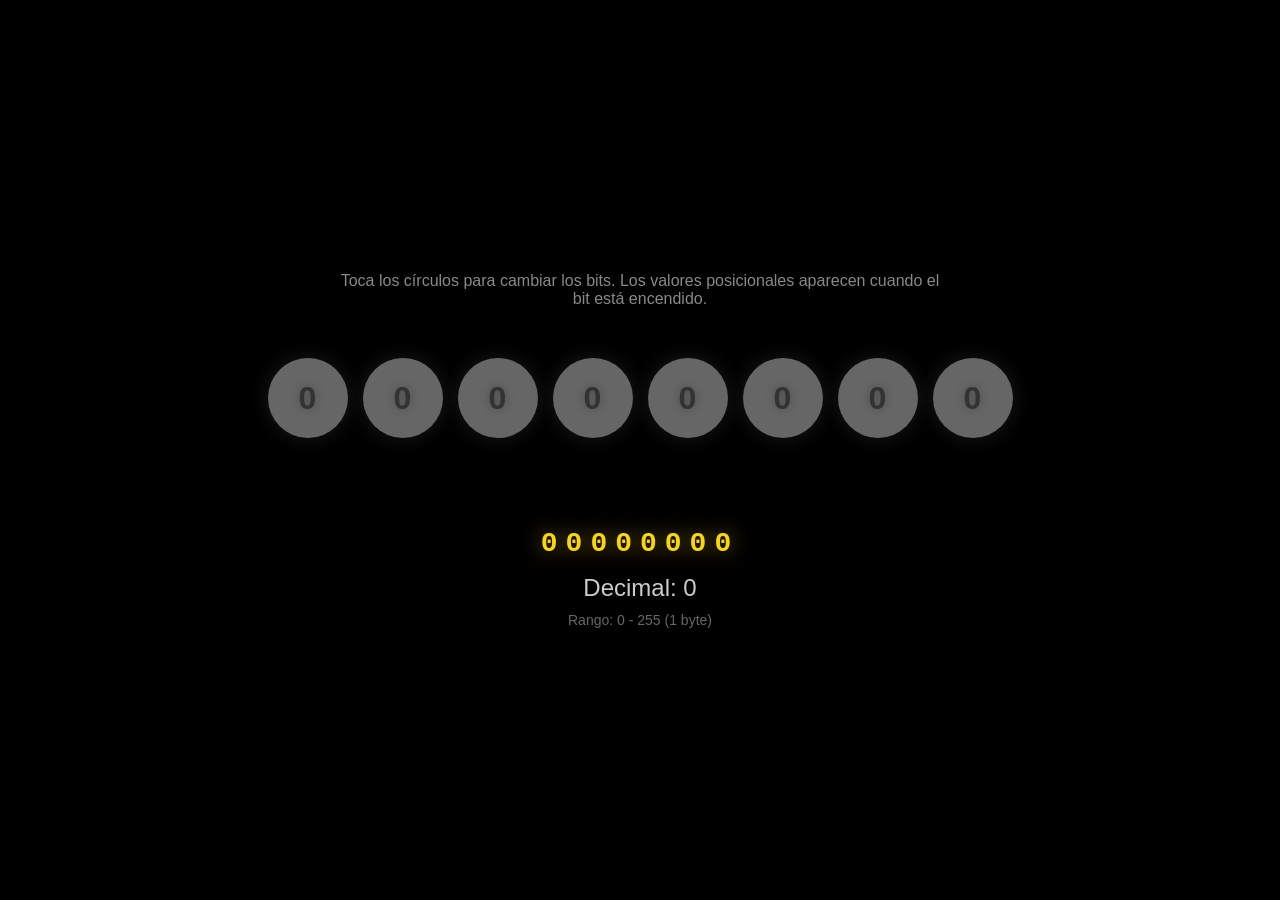
<file: index.html>
<!DOCTYPE html>
<html lang="es">
<head>
    <meta charset="UTF-8">
    <meta name="viewport" content="width=device-width, initial-scale=1.0">
    <title>Juego Binario - 8 Bits</title>
    <style>
        /* Reset de márgenes y paddings, y box-sizing */
        * {
            margin: 0;
            padding: 0;
            box-sizing: border-box;
        }

        /* Estilos generales del cuerpo */
        body {
            background-color: #000000; /* Fondo negro */
            height: 100vh; /* Altura completa de la ventana */
            display: flex;
            flex-direction: column;
            justify-content: center;
            align-items: center;
            font-family: 'Arial', sans-serif; /* Fuente principal */
            overflow: hidden; /* Evita el scroll */
            touch-action: manipulation; /* Mejora la respuesta táctil */
            color: white; /* Color de texto predeterminado */
            padding: 20px; /* Padding general */
        }

        /* Contenedor principal del juego */
        .game-container {
            display: flex;
            flex-direction: column;
            align-items: center;
            gap: 30px; /* Espacio entre elementos */
            max-width: 100%; /* Ancho máximo */
        }

        /* Contenedor de los bits individuales */
        .bits-container {
            display: flex;
            gap: 15px; /* Espacio entre los bits */
            align-items: center;
            flex-wrap: wrap; /* Permite que los bits se envuelvan en pantallas pequeñas */
            justify-content: center; /* Centra los bits */
        }

        /* Estilos para cada bit (círculo) */
        .bit {
            width: 80px;
            height: 80px;
            border-radius: 50%; /* Forma circular */
            background-color: #666666; /* Gris oscuro */
            cursor: pointer; /* Cursor de puntero */
            transition: all 0.3s ease; /* Transición suave para cambios de estado */
            box-shadow: 0 0 20px rgba(255, 255, 255, 0.1); /* Sombra sutil */
            user-select: none; /* Evita la selección de texto */
            -webkit-user-select: none;
            -moz-user-select: none;
            -ms-user-select: none;
            border: none; /* Sin borde */
            outline: none; /* Sin contorno al enfocar */
            display: flex;
            align-items: center;
            justify-content: center;
            position: relative; /* Para posicionar la etiqueta */
            flex-direction: column; /* Para apilar valor y etiqueta */
        }

        /* Efecto hover para los bits */
        .bit:hover {
            transform: scale(1.05); /* Ligeramente más grande al pasar el ratón */
        }

        /* Efecto activo para los bits (al hacer click/tocar) */
        .bit:active {
            transform: scale(0.95); /* Ligeramente más pequeño al activar */
        }

        /* Estilos cuando el bit está "encendido" */
        .bit.on {
            background-color: #FFD700; /* Dorado */
            box-shadow: 0 0 40px rgba(255, 215, 0, 0.6); /* Sombra dorada más intensa */
        }

        /* Efecto hover cuando el bit está "encendido" */
        .bit.on:hover {
            background-color: #FFED4E; /* Dorado más claro */
        }

        /* Estilos para el valor del bit (0 o 1) */
        .bit-value {
            font-size: 32px;
            font-weight: bold;
            color: #333333; /* Gris oscuro */
            text-shadow: 0 0 10px rgba(0, 0, 0, 0.3); /* Sombra de texto */
            transition: all 0.3s ease; /* Transición suave */
        }

        /* Estilos para el valor del bit cuando está "encendido" */
        .bit.on .bit-value {
            color: #1a1a1a; /* Casi negro */
            text-shadow: 0 0 15px rgba(0, 0, 0, 0.5); /* Sombra de texto más intensa */
        }

        /* Estilos para la etiqueta del bit (valor posicional) */
        .bit-label {
            position: absolute;
            bottom: -30px; /* Posicionado debajo del bit */
            font-size: 14px;
            font-weight: bold;
            color: #FFD700; /* Dorado */
            text-shadow: 0 0 10px rgba(255, 215, 0, 0.8); /* Sombra dorada */
            opacity: 0; /* Inicialmente oculto */
            transform: translateY(10px); /* Ligeramente desplazado hacia abajo */
            transition: all 0.3s ease; /* Transición suave */
            white-space: nowrap; /* Evita el salto de línea */
        }

        /* Estilos para la etiqueta del bit cuando está "encendido" */
        .bit.on .bit-label {
            opacity: 1; /* Visible */
            transform: translateY(0); /* Vuelve a su posición original */
        }

        /* Estilos para la etiqueta del bit cuando es hermana y está dentro de un bit-wrapper */
        .bit-wrapper .bit.on + .bit-label { /* Asume que .bit-label es el hermano inmediato */
            opacity: 1;
            transform: translateY(0);
        }

        /* Contenedor para cada bit y su etiqueta (para un mejor agrupamiento) */
        .bit-container {
            display: flex;
            flex-direction: column;
            align-items: center;
            margin-bottom: 40px; /* Espacio inferior */
        }

        /* Contenedor de resultados */
        .result-container {
            text-align: center;
            margin-top: 20px; /* Margen superior */
        }

        /* Estilos para la visualización binaria */
        .binary-display {
            font-size: 28px;
            font-weight: bold;
            color: #FFD700; /* Dorado */
            text-shadow: 0 0 20px rgba(255, 215, 0, 0.5); /* Sombra dorada */
            margin-bottom: 15px;
            font-family: 'Courier New', monospace; /* Fuente monoespaciada */
            letter-spacing: 8px; /* Espacio entre caracteres */
        }

        /* Estilos para la visualización decimal */
        .decimal-display {
            font-size: 24px;
            color: #CCCCCC; /* Gris claro */
            margin-bottom: 10px;
        }

        /* Estilos para la instrucción */
        .instruction {
            font-size: 16px;
            color: #888888; /* Gris medio */
            text-align: center;
            margin-bottom: 20px;
            max-width: 600px; /* Ancho máximo para el texto */
        }

        /* Estilos para la información de rango */
        .range-info {
            font-size: 14px;
            color: #666666; /* Gris oscuro */
            margin-top: 10px;
        }

        /* Diseño responsivo para pantallas más pequeñas (ej. móviles) */
        @media (max-width: 768px) {
            .bits-container {
                gap: 10px; /* Reduce el espacio entre bits */
            }
            
            .bit {
                width: 60px; /* Reduce el tamaño de los bits */
                height: 60px;
            }
            
            .bit-value {
                font-size: 24px; /* Reduce el tamaño de la fuente del valor del bit */
            }
            
            .binary-display {
                font-size: 20px; /* Reduce el tamaño de la fuente binaria */
                letter-spacing: 4px; /* Reduce el espacio entre caracteres binarios */
            }
            
            .bit-label {
                font-size: 12px; /* Reduce el tamaño de la fuente de la etiqueta */
            }
        }

        /* Efectos adicionales para mejor feedback táctil en dispositivos sin hover */
        @media (hover: none) and (pointer: coarse) {
            .bit:hover {
                transform: none; /* Deshabilita el efecto hover en táctil */
            }
            
            .bit:active {
                transform: scale(0.9); /* Mantiene un efecto activo más pronunciado */
            }
        }
    </style>
</head>
<body>
    <div class="game-container">
        <div class="instruction">
            Toca los círculos para cambiar los bits. Los valores posicionales aparecen cuando el bit está encendido.
        </div>
        
        <div class="bit-container">
            <div class="bits-container">
                <div class="bit" data-position="7" data-value="128">
                    <div class="bit-value">0</div>
                    <div class="bit-label">128</div>
                </div>
                
                <div class="bit" data-position="6" data-value="64">
                    <div class="bit-value">0</div>
                    <div class="bit-label">64</div>
                </div>
                
                <div class="bit" data-position="5" data-value="32">
                    <div class="bit-value">0</div>
                    <div class="bit-label">32</div>
                </div>
                
                <div class="bit" data-position="4" data-value="16">
                    <div class="bit-value">0</div>
                    <div class="bit-label">16</div>
                </div>
                
                <div class="bit" data-position="3" data-value="8">
                    <div class="bit-value">0</div>
                    <div class="bit-label">8</div>
                </div>
                
                <div class="bit" data-position="2" data-value="4">
                    <div class="bit-value">0</div>
                    <div class="bit-label">4</div>
                </div>
                
                <div class="bit" data-position="1" data-value="2">
                    <div class="bit-value">0</div>
                    <div class="bit-label">2</div>
                </div>
                
                <div class="bit" data-position="0" data-value="1">
                    <div class="bit-value">0</div>
                    <div class="bit-label">1</div>
                </div>
            </div>
        </div>
        
        <div class="result-container">
            <div class="binary-display" id="binaryDisplay">00000000</div>
            <div class="decimal-display">Decimal: <span id="decimalValue">0</span></div>
            <div class="range-info">Rango: 0 - 255 (1 byte)</div>
        </div>
    </div>

    <script>
        // Selecciona todos los elementos con la clase 'bit'
        const bits = document.querySelectorAll('.bit');
        // Selecciona el elemento donde se mostrará el valor binario
        const binaryDisplay = document.getElementById('binaryDisplay');
        // Selecciona el elemento donde se mostrará el valor decimal
        const decimalValue = document.getElementById('decimalValue');
        
        // Array para almacenar el estado de cada bit (true para '1', false para '0')
        // Inicialmente, todos los bits están en 0 (false)
        let bitStates = new Array(8).fill(false);
        
        /**
         * Alterna el estado de un bit (encendido/apagado) y actualiza su apariencia.
         * @param {HTMLElement} bitElement - El elemento DOM del bit.
         * @param {number} position - La posición del bit en el array (0-7).
         */
        function toggleBit(bitElement, position) {
            const isOn = bitStates[position]; // Verifica el estado actual
            bitStates[position] = !isOn; // Invierte el estado
            
            // Añade o quita la clase 'on' para cambiar el estilo visual
            bitElement.classList.toggle('on', bitStates[position]);
            // Selecciona el elemento que muestra el valor (0 o 1) dentro del bit
            const valueElement = bitElement.querySelector('.bit-value');
            // Actualiza el texto del valor a '1' si está encendido, '0' si está apagado
            valueElement.textContent = bitStates[position] ? '1' : '0';
            
            // Llama a la función para actualizar los displays binario y decimal
            updateDisplays();
        }
        
        /**
         * Actualiza la visualización del valor binario y decimal.
         */
        function updateDisplays() {
            // Actualiza el display binario:
            // 1. Crea una copia del array bitStates.
            // 2. Invierte el orden para que el bit más significativo (posición 7) esté a la izquierda.
            // 3. Mapea cada estado a '1' o '0'.
            // 4. Une los caracteres para formar la cadena binaria.
            const binaryString = bitStates.slice().reverse().map(state => state ? '1' : '0').join('');
            binaryDisplay.textContent = binaryString;
            
            // Calcula y muestra el valor decimal:
            let decimal = 0;
            // Itera sobre cada bit y su posición
            bitStates.forEach((state, index) => {
                // Si el bit está encendido, suma su valor posicional (2 elevado a la potencia de su índice)
                if (state) {
                    decimal += Math.pow(2, index);
                }
            });
            // Actualiza el texto del valor decimal
            decimalValue.textContent = decimal;
        }
        
        // Añade event listeners a cada elemento 'bit'
        bits.forEach((bit) => {
            // Obtiene la posición del bit desde el atributo 'data-position'
            const position = parseInt(bit.dataset.position);
            
            // Función que maneja el toggle del bit
            function handleToggle() {
                toggleBit(bit, position);
            }
            
            // Soporte para eventos de click (ratón)
            bit.addEventListener('click', handleToggle);
            
            // Soporte para eventos táctiles (móviles):
            // touchstart: previene el comportamiento predeterminado (ej. zoom en doble tap)
            bit.addEventListener('touchstart', function(e) {
                e.preventDefault();
            });
            // touchend: ejecuta la función de toggle cuando el toque termina
            bit.addEventListener('touchend', function(e) {
                e.preventDefault();
                handleToggle();
            });
        });
        
        // Previene el zoom en doble tap en toda la página en dispositivos móviles
        // Esto es útil si el usuario intenta hacer doble tap rápidamente fuera de un bit
        document.addEventListener('touchstart', function(e) {
            // Si el objetivo del toque es un bit o un descendiente de un bit, previene el default
            if (e.target.closest('.bit')) {
                e.preventDefault();
            }
        }, { passive: false }); // 'passive: false' es necesario para poder llamar a preventDefault
        
        // Inicializa los displays al cargar la página para asegurar que los valores iniciales sean correctos
        updateDisplays();
    </script>
</body>
</html>
</file>
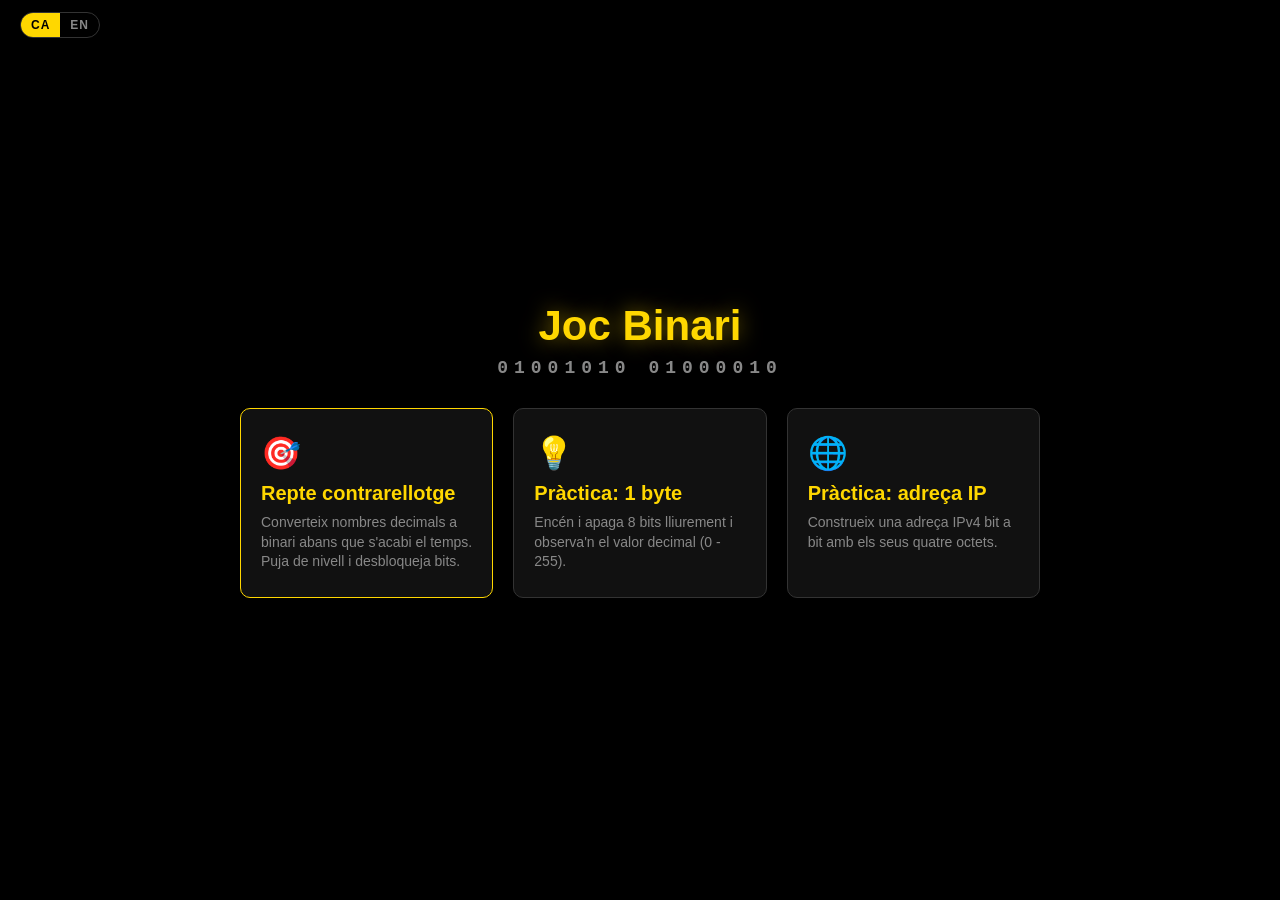
<file: web/index.html>
<!DOCTYPE html>
<html lang="ca">
<head>
    <meta charset="UTF-8">
    <meta name="viewport" content="width=device-width, initial-scale=1.0">
    <meta name="description" content="Jocs per aprendre a convertir nombres decimals a binari i adreces IP." data-i18n-attr="content:index.description">
    <title data-i18n="index.title">Joc Binari</title>
    <link rel="stylesheet" href="css/style.css">
    <style>
        .menu {
            display: flex;
            flex-direction: column;
            align-items: center;
            gap: 30px;
            width: 100%;
            max-width: 800px;
        }

        .menu h1 {
            color: var(--gold);
            font-size: 42px;
            text-shadow: 0 0 20px rgba(255, 215, 0, 0.5);
            text-align: center;
        }

        .menu h1 .tagline {
            font-family: 'Courier New', monospace;
            display: block;
            font-size: 18px;
            letter-spacing: 6px;
            color: var(--muted);
            text-shadow: none;
            margin-top: 8px;
        }

        .cards {
            display: grid;
            grid-template-columns: repeat(auto-fit, minmax(220px, 1fr));
            gap: 20px;
            width: 100%;
        }

        .card {
            display: block;
            background-color: var(--panel);
            border: 1px solid var(--border);
            border-radius: 10px;
            padding: 25px 20px;
            text-decoration: none;
            color: var(--text);
            transition: all 0.3s ease;
        }

        .card:hover,
        .card:focus-visible {
            border-color: var(--gold);
            box-shadow: 0 0 25px rgba(255, 215, 0, 0.25);
            transform: translateY(-3px);
        }

        .card .icon {
            font-size: 32px;
            margin-bottom: 10px;
        }

        .card h2 {
            color: var(--gold);
            font-size: 20px;
            margin-bottom: 8px;
        }

        .card p {
            color: var(--muted);
            font-size: 14px;
            line-height: 1.4;
        }

        .card.main {
            border-color: var(--gold);
        }
    </style>
</head>
<body>
    <nav class="topbar">
        <div class="lang-switch" role="group" aria-label="Idioma / Language">
            <button type="button" data-lang="ca">CA</button>
            <button type="button" data-lang="en">EN</button>
        </div>
    </nav>

    <main class="menu">
        <h1><span class="heading" data-i18n="index.heading">Joc Binari</span><span class="tagline" data-i18n="index.tagline">01001010 01000010</span></h1>

        <div class="cards">
            <a class="card main" href="game.html">
                <div class="icon">🎯</div>
                <h2 data-i18n="index.game.title">Repte contrarellotge</h2>
                <p data-i18n="index.game.text">Converteix nombres decimals a binari abans que s'acabi el temps. Puja de nivell i desbloqueja bits.</p>
            </a>
            <a class="card" href="bits.html">
                <div class="icon">💡</div>
                <h2 data-i18n="index.bits.title">Pràctica: 1 byte</h2>
                <p data-i18n="index.bits.text">Encén i apaga 8 bits lliurement i observa'n el valor decimal (0 - 255).</p>
            </a>
            <a class="card" href="ip.html">
                <div class="icon">🌐</div>
                <h2 data-i18n="index.ip.title">Pràctica: adreça IP</h2>
                <p data-i18n="index.ip.text">Construeix una adreça IPv4 bit a bit amb els seus quatre octets.</p>
            </a>
        </div>
    </main>

    <script src="js/i18n.js"></script>
</body>
</html>
</file>
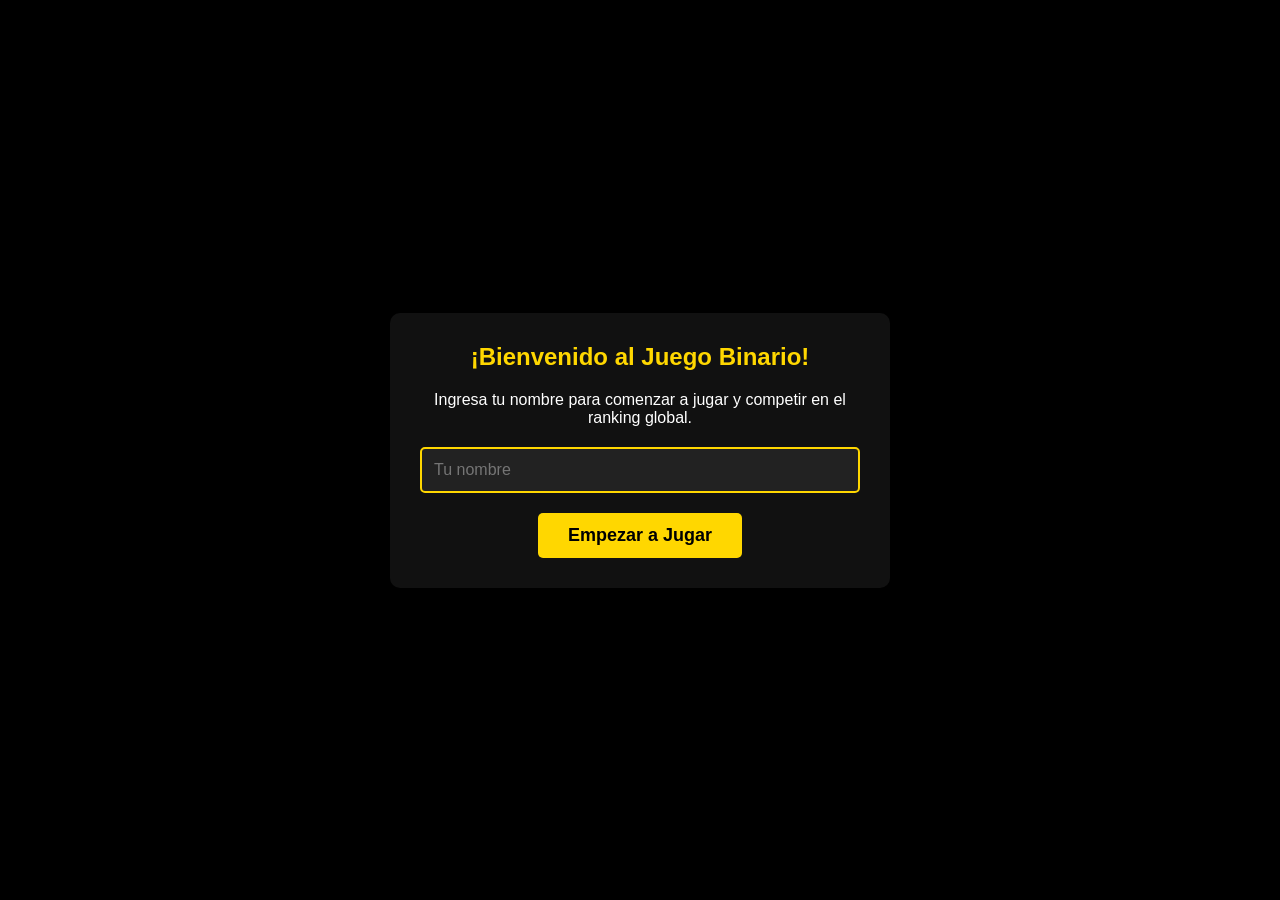
<file: game.html>
<!DOCTYPE html>
<html lang="es">
<head>
    <meta charset="UTF-8">
    <meta name="viewport" content="width=device-width, initial-scale=1.0">
    <title>Juego de Conversión Decimal a Binario</title>
    <style>
        /* Reset de márgenes y paddings, y box-sizing */
        * {
            margin: 0;
            padding: 0;
            box-sizing: border-box;
        }

        /* Estilos generales del cuerpo */
        body {
            background-color: #000000;
            min-height: 100vh;
            display: flex;
            flex-direction: column;
            justify-content: center;
            align-items: center;
            font-family: 'Arial', sans-serif;
            overflow-x: hidden;
            touch-action: manipulation;
            color: white;
            padding: 20px;
        }

        /* Contenedor principal del juego */
        .game-container {
            display: flex;
            flex-direction: column;
            align-items: center;
            gap: 20px;
            max-width: 100%;
            width: 100%;
            max-width: 800px;
        }

        /* Panel de información superior */
        .info-panel {
            display: flex;
            justify-content: space-around; /* Changed from space-between for better centering with max-width */
            align-items: center;
            width: 100%;
            max-width: 680px; /* Adjusted max-width */
            margin-left: auto; /* Center the panel */
            margin-right: auto; /* Center the panel */
            background-color: #111111;
            padding: 15px 20px; /* Slightly reduced padding for a tighter look */
            border-radius: 10px;
            box-shadow: 0 0 20px rgba(255, 255, 255, 0.1);
        }

        .score, .timer, .target, .level {
            text-align: center;
        }

        .score h3, .timer h3, .target h3, .level h3 {
            font-size: 14px;
            color: #888888;
            margin-bottom: 5px;
        }

        .level-value {
            font-size: 24px;
            font-weight: bold;
            color: #9B59B6;
            text-shadow: 0 0 10px rgba(155, 89, 182, 0.5);
        }

        .score-value {
            font-size: 28px;
            font-weight: bold;
            color: #FFD700;
            text-shadow: 0 0 10px rgba(255, 215, 0, 0.5);
        }

        .timer-value {
            font-size: 28px;
            font-weight: bold;
            color: #FF6B6B;
            text-shadow: 0 0 10px rgba(255, 107, 107, 0.5);
        }

        .timer-value.warning {
            color: #FF4757;
            animation: pulse 1s infinite;
        }

        @keyframes pulse {
            0%, 100% { opacity: 1; }
            50% { opacity: 0.5; }
        }

        .target-value {
            font-size: 36px;
            font-weight: bold;
            color: #4ECDC4;
            text-shadow: 0 0 15px rgba(78, 205, 196, 0.5);
        }

        /* Contenedor de los bits individuales */
        .bits-container {
            display: flex;
            gap: 12px;
            align-items: center;
            flex-wrap: wrap;
            justify-content: center;
        }

        /* Estilos para cada bit (círculo) */
        .bit {
            width: 70px;
            height: 70px;
            border-radius: 50%;
            background-color: #666666;
            cursor: pointer;
            transition: all 0.3s ease;
            box-shadow: 0 0 20px rgba(255, 255, 255, 0.1);
            user-select: none;
            -webkit-user-select: none;
            -moz-user-select: none;
            -ms-user-select: none;
            border: none;
            outline: none;
            display: flex;
            align-items: center;
            justify-content: center;
            position: relative;
            flex-direction: column;
        }

        .bit.disabled {
            background-color: #333333;
            cursor: not-allowed;
            opacity: 0.3;
            pointer-events: none;
        }

        .bit:hover {
            transform: scale(1.05);
        }

        .bit:active {
            transform: scale(0.95);
        }

        .bit.on {
            background-color: #FFD700;
            box-shadow: 0 0 40px rgba(255, 215, 0, 0.6);
        }

        .bit.on:hover {
            background-color: #FFED4E;
        }

        .bit-value {
            font-size: 28px;
            font-weight: bold;
            color: #333333;
            text-shadow: 0 0 10px rgba(0, 0, 0, 0.3);
            transition: all 0.3s ease;
        }

        .bit.on .bit-value {
            color: #1a1a1a;
            text-shadow: 0 0 15px rgba(0, 0, 0, 0.5);
        }

        .bit-label {
            position: absolute;
            bottom: -25px;
            font-size: 12px;
            font-weight: bold;
            color: #FFD700;
            text-shadow: 0 0 10px rgba(255, 215, 0, 0.8);
            opacity: 0;
            transform: translateY(10px);
            transition: all 0.3s ease;
            white-space: nowrap;
        }

        .bit.on .bit-label {
            opacity: 1;
            transform: translateY(0);
        }

        /* Contenedor de resultados */
        .result-container {
            text-align: center;
            margin-top: 15px;
        }

        .binary-display {
            font-size: 24px;
            font-weight: bold;
            color: #FFD700;
            text-shadow: 0 0 20px rgba(255, 215, 0, 0.5);
            margin-bottom: 15px;
            font-family: 'Courier New', monospace;
            letter-spacing: 6px;
        }

        /* Botones de acción */
        .action-buttons {
            display: flex;
            gap: 15px;
            margin-top: 20px;
        }

        .btn {
            padding: 12px 24px;
            border: none;
            border-radius: 25px;
            font-size: 16px;
            font-weight: bold;
            cursor: pointer;
            transition: all 0.3s ease;
            text-transform: uppercase;
            letter-spacing: 1px;
        }

        .btn-check {
            background-color: #4ECDC4;
            color: #1a1a1a;
            box-shadow: 0 0 20px rgba(78, 205, 196, 0.3);
        }

        .btn-check:hover {
            background-color: #45B7AF;
            transform: translateY(-2px);
        }

        .btn-skip {
            background-color: #FF6B6B;
            color: white;
            box-shadow: 0 0 20px rgba(255, 107, 107, 0.3);
        }

        .btn-skip:hover {
            background-color: #FF5252;
            transform: translateY(-2px);
        }

        .btn-reset {
            background-color: #95A5A6;
            color: white;
            box-shadow: 0 0 20px rgba(149, 165, 166, 0.3);
        }

        .btn-reset:hover {
            background-color: #7F8C8D;
            transform: translateY(-2px);
        }

        /* Feedback visual */
        .feedback {
            position: fixed;
            top: 50%;
            left: 50%;
            transform: translate(-50%, -50%);
            font-size: 48px;
            font-weight: bold;
            opacity: 0;
            pointer-events: none;
            transition: all 0.5s ease;
            z-index: 1000;
        }

        .feedback.correct {
            color: #4ECDC4;
            text-shadow: 0 0 30px rgba(78, 205, 196, 0.8);
        }

        .feedback.incorrect {
            color: #FF6B6B;
            text-shadow: 0 0 30px rgba(255, 107, 107, 0.8);
        }

        .feedback.show {
            opacity: 1;
            transform: translate(-50%, -50%) scale(1.2);
        }

        /* Level up notification */
        .level-up {
            position: fixed;
            top: 50%;
            left: 50%;
            transform: translate(-50%, -50%);
            background: linear-gradient(135deg, #9B59B6, #8E44AD);
            color: white;
            padding: 30px 40px;
            border-radius: 15px;
            text-align: center;
            box-shadow: 0 0 50px rgba(155, 89, 182, 0.8);
            opacity: 0;
            pointer-events: none;
            transition: all 0.5s ease;
            z-index: 1500;
        }

        .level-up.show {
            opacity: 1;
            transform: translate(-50%, -50%) scale(1.1);
        }

        .level-up h3 {
            font-size: 28px;
            margin-bottom: 10px;
        }

        .level-up p {
            font-size: 16px;
            opacity: 0.9;
        }
        .game-over {
            position: fixed;
            top: 0;
            left: 0;
            width: 100%;
            height: 100%;
            background-color: rgba(0, 0, 0, 0.9);
            display: flex;
            flex-direction: column;
            justify-content: center;
            align-items: center;
            z-index: 2000;
            opacity: 0;
            pointer-events: none;
            transition: all 0.5s ease;
        }

        .game-over.show {
            opacity: 1;
            pointer-events: all;
        }

        .game-over h2 {
            font-size: 48px;
            color: #FFD700;
            margin-bottom: 20px;
            text-shadow: 0 0 30px rgba(255, 215, 0, 0.8);
        }

        .final-score {
            font-size: 32px;
            color: #4ECDC4;
            margin-bottom: 30px;
        }

        /* Responsive */
        @media (max-width: 768px) {
            .info-panel {
                flex-wrap: wrap;
                gap: 15px;
                justify-content: center;
            }

            .info-panel > div {
                flex: 1;
                min-width: 120px;
            }

            .bits-container {
                gap: 8px;
            }
            
            .bit {
                width: 55px;
                height: 55px;
            }
            
            .bit-value {
                font-size: 22px;
            }
            
            .binary-display {
                font-size: 18px;
                letter-spacing: 3px;
            }

            .target-value {
                font-size: 28px;
            }

            .action-buttons {
                flex-direction: column;
                width: 100%;
                max-width: 300px;
            }
        }

        @media (hover: none) and (pointer: coarse) {
            .bit:hover {
                transform: none;
            }
            
            .bit:active {
                transform: scale(0.9);
            }
        }
    </style>
</head>
<body>
    <!-- Pantalla de inicio para el nombre del jugador -->
    <div id="playerSetup" class="modal" style="display: flex; position: fixed; top: 0; left: 0; width: 100%; height: 100%; background-color: rgba(0, 0, 0, 0.9); z-index: 1000; justify-content: center; align-items: center; flex-direction: column; text-align: center; padding: 20px;">
        <div style="background-color: #111; padding: 30px; border-radius: 10px; max-width: 500px; width: 90%;">
            <h2 style="color: #FFD700; margin-bottom: 20px;">¡Bienvenido al Juego Binario!</h2>
            <p style="margin-bottom: 20px; color: #fff;">Ingresa tu nombre para comenzar a jugar y competir en el ranking global.</p>
            <input type="text" id="playerName" placeholder="Tu nombre" style="width: 100%; padding: 12px; margin-bottom: 20px; border: 2px solid #FFD700; border-radius: 5px; background-color: #222; color: white; font-size: 16px;">
            <button id="startGameBtn" style="background-color: #FFD700; color: #000; border: none; padding: 12px 30px; font-size: 18px; border-radius: 5px; cursor: pointer; font-weight: bold; transition: all 0.3s ease;">
                Empezar a Jugar
            </button>
        </div>
    </div>

    <!-- Contenedor del ranking -->
    <div id="rankingContainer" style="position: fixed; top: 20px; right: 20px; background-color: rgba(17, 17, 17, 0.9); border-radius: 10px; padding: 15px; max-width: 300px; width: 100%; z-index: 100; box-shadow: 0 0 20px rgba(0, 0, 0, 0.5); display: none;">
        <h3 style="color: #FFD700; margin-bottom: 10px; text-align: center;">🏆 Ranking</h3>
        <div id="rankingTable" style="max-height: 400px; overflow-y: auto;">
            <p style="color: #aaa; text-align: center;">Cargando ranking...</p>
        </div>
    </div>

    <!-- Botón para mostrar/ocultar el ranking -->
    <button id="toggleRankingBtn" style="position: fixed; top: 20px; right: 20px; background-color: #FFD700; color: #000; border: none; border-radius: 50%; width: 50px; height: 50px; font-size: 24px; cursor: pointer; z-index: 100; display: none; justify-content: center; align-items: center; box-shadow: 0 0 10px rgba(0, 0, 0, 0.5);">
        🏆
    </button>

    <div class="game-container" style="display: none;">
        <div class="info-panel">
            <div class="level">
                <h3>NIVEL</h3>
                <div class="level-value" id="levelValue">1</div>
            </div>
            <div class="score">
                <h3>PUNTOS</h3>
                <div class="score-value" id="scoreValue">0</div>
            </div>
            <div class="target">
                <h3>CONVIERTE A BINARIO</h3>
                <div class="target-value" id="targetNumber">0</div>
            </div>
            <div class="timer">
                <h3>TIEMPO</h3>
                <div class="timer-value" id="timerValue">60</div>
            </div>
        </div>
        
        <div class="bits-container">
            <div class="bit" data-position="7" data-value="128">
                <div class="bit-value">0</div>
                <div class="bit-label">128</div>
            </div>
            
            <div class="bit" data-position="6" data-value="64">
                <div class="bit-value">0</div>
                <div class="bit-label">64</div>
            </div>
            
            <div class="bit" data-position="5" data-value="32">
                <div class="bit-value">0</div>
                <div class="bit-label">32</div>
            </div>
            
            <div class="bit" data-position="4" data-value="16">
                <div class="bit-value">0</div>
                <div class="bit-label">16</div>
            </div>
            
            <div class="bit" data-position="3" data-value="8">
                <div class="bit-value">0</div>
                <div class="bit-label">8</div>
            </div>
            
            <div class="bit" data-position="2" data-value="4">
                <div class="bit-value">0</div>
                <div class="bit-label">4</div>
            </div>
            
            <div class="bit" data-position="1" data-value="2">
                <div class="bit-value">0</div>
                <div class="bit-label">2</div>
            </div>
            
            <div class="bit" data-position="0" data-value="1">
                <div class="bit-value">0</div>
                <div class="bit-label">1</div>
            </div>
        </div>
        
        <div class="result-container">
            <div class="binary-display" id="binaryDisplay">00000000</div>
        </div>

        <div class="action-buttons">
            <button class="btn btn-reset" id="resetBtn">Reiniciar</button>
            <button class="btn btn-check" id="checkBtn">Verificar</button>
            <button class="btn btn-skip" id="skipBtn">Saltar (-1)</button>
        </div>
    </div>

    <!-- Feedback visual -->
    <div class="feedback" id="feedback"></div>

    <!-- Level up notification -->
    <div class="level-up" id="levelUp">
        <h3>¡NIVEL COMPLETADO!</h3>
        <p>Nuevo bit desbloqueado</p>
    </div>

    <!-- Game Over Modal -->
    <div class="modal" id="gameOver" style="display: none; position: fixed; top: 0; left: 0; width: 100%; height: 100%; background-color: rgba(0,0,0,0.9); z-index: 2000; justify-content: center; align-items: center; flex-direction: column; text-align: center; padding: 20px;">
        <div class="modal-content" style="background-color: #111; padding: 30px; border-radius: 10px; max-width: 800px; width: 90%; max-height: 90vh; overflow-y: auto;">
            <h2 style="color: #FFD700; text-align: center; margin-bottom: 20px; font-size: 28px;">¡Juego Terminado!</h2>
            <p id="finalScore" style="font-size: 24px; text-align: center; margin-bottom: 30px; color: #fff;">Puntuación Final: 0 (Nivel 1)</p>
            
            <div style="background-color: rgba(34, 34, 34, 0.8); border-radius: 10px; padding: 20px; margin-bottom: 30px;">
                <h3 style="color: #FFD700; text-align: center; margin-bottom: 15px; font-size: 22px;">🏆 Ranking Global 🏆</h3>
                <div id="endGameRankingTable" style="max-height: 40vh; overflow-y: auto;">
                    <p style="color: #aaa; text-align: center;">Cargando ranking...</p>
                </div>
            </div>
            
            <div style="display: flex; justify-content: center; gap: 20px; flex-wrap: wrap;">
                <button id="newGameEndScreenBtn" style="background-color: #FFD700; color: #000; border: none; padding: 12px 30px; font-size: 18px; border-radius: 5px; cursor: pointer; font-weight: bold; transition: all 0.3s ease;">
                    Jugar de Nuevo
                </button>
                <button id="backToMenuBtn" style="background-color: #333; color: #fff; border: 2px solid #FFD700; padding: 12px 30px; font-size: 18px; border-radius: 5px; cursor: pointer; font-weight: bold; transition: all 0.3s ease;">
                    Volver al Menú
                </button>
            </div>
        </div>
    </div>

    <script>
        // Variables del juego
        const bits = document.querySelectorAll('.bit');
        const binaryDisplay = document.getElementById('binaryDisplay');
        const targetNumber = document.getElementById('targetNumber');
        const scoreValue = document.getElementById('scoreValue');
        const timerValue = document.getElementById('timerValue');
        const levelValue = document.getElementById('levelValue');
        const checkBtn = document.getElementById('checkBtn');
        const skipBtn = document.getElementById('skipBtn');
        const resetBtn = document.getElementById('resetBtn');
        const feedback = document.getElementById('feedback');
        const gameOver = document.getElementById('gameOver');
        const finalScore = document.getElementById('finalScore');
        const levelUp = document.getElementById('levelUp');
        
        let bitStates = new Array(8).fill(false);
        let currentTarget = 0;
        let score = 0;
        let timeLeft = 180;
        let currentLevel = 1;
        let activeBits = 4; // Empezar con 4 bits
        let gameTimer = null;
        let isGameActive = false;

        // Inicializar el juego
        function initGame() {
            updateBitVisibility();
            generateNewTarget();
            resetBits();
            updateDisplays();
            startTimer();
            isGameActive = true;
        }

        // Actualizar visibilidad de bits según el nivel
        function updateBitVisibility() {
            bits.forEach((bit, index) => {
                const position = parseInt(bit.dataset.position);
                // Los bits se ordenan de mayor a menor posición (7,6,5,4,3,2,1,0)
                // Queremos mostrar los primeros 'activeBits' bits (las posiciones más bajas)
                if (position < activeBits) {
                    bit.classList.remove('disabled');
                } else {
                    bit.classList.add('disabled');
                }
            });
        }

        // Generar nuevo número objetivo según el nivel actual
        function generateNewTarget() {
            const maxValue = Math.pow(2, activeBits) - 1; // 2^activeBits - 1
            currentTarget = Math.floor(Math.random() * (maxValue + 1));
            targetNumber.textContent = currentTarget;
        }

        // Resetear todos los bits
        function resetBits() {
            bitStates.fill(false);
            bits.forEach(bit => {
                bit.classList.remove('on');
                bit.querySelector('.bit-value').textContent = '0';
            });
        }

        // Alternar estado del bit
        function toggleBit(bitElement, position) {
            if (!isGameActive) return;
            
            // No permitir alternar bits deshabilitados
            if (bitElement.classList.contains('disabled')) return;
            
            bitStates[position] = !bitStates[position];
            bitElement.classList.toggle('on', bitStates[position]);
            const valueElement = bitElement.querySelector('.bit-value');
            valueElement.textContent = bitStates[position] ? '1' : '0';
            updateDisplays();
        }

        // Actualizar displays
        function updateDisplays() {
            // Mostrar solo los bits activos en el display
            const binaryString = bitStates.slice(0, activeBits).reverse().map(state => state ? '1' : '0').join('');
            // Rellenar con ceros a la izquierda para mostrar todos los bits del nivel actual
            const paddedBinary = binaryString.padStart(activeBits, '0');
            binaryDisplay.textContent = paddedBinary;
        }

        // Calcular valor decimal actual (solo bits activos)
        function getCurrentDecimal() {
            let decimal = 0;
            for (let i = 0; i < activeBits; i++) {
                if (bitStates[i]) {
                    decimal += Math.pow(2, i);
                }
            }
            return decimal;
        }

        // Verificar respuesta
        function checkAnswer() {
            if (!isGameActive) return;
            
            const currentDecimal = getCurrentDecimal();
            const isCorrect = currentDecimal === currentTarget;
            
            if (isCorrect) {
                score++;
                showFeedback('¡Correcto! +1', 'correct');
                
                // Verificar si debe subir de nivel
                if (score >= currentLevel * 10 && activeBits < 8) {
                    advanceToNextLevel();
                } else {
                    generateNewTarget();
                    resetBits();
                }
            } else {
                score--;
                showFeedback('Incorrecto -1', 'incorrect');
            }
            
            updateScore();
            updateDisplays();
        }

        // Subir de nivel
        function advanceToNextLevel() {
            currentLevel++;
            activeBits = Math.min(activeBits + 1, 8); // Máximo 8 bits
            
            showLevelUpNotification();
            
            setTimeout(() => {
                updateBitVisibility();
                generateNewTarget();
                resetBits();
                updateDisplays();
                updateLevel();
            }, 2000);
        }

        // Mostrar notificación de nivel completado
        function showLevelUpNotification() {
            levelUp.classList.add('show');
            setTimeout(() => {
                levelUp.classList.remove('show');
            }, 2000);
        }

        // Saltar pregunta
        function skipQuestion() {
            if (!isGameActive) return;
            
            score--;
            showFeedback('Saltado -1', 'incorrect');
            generateNewTarget();
            resetBits();
            updateScore();
            updateDisplays();
        }

        // Mostrar feedback
        function showFeedback(text, type) {
            feedback.textContent = text;
            feedback.className = `feedback ${type} show`;
            setTimeout(() => {
                feedback.classList.remove('show');
            }, 1000);
        }

        // Actualizar puntuación
        function updateScore() {
            scoreValue.textContent = score;
        }

        // Actualizar nivel
        function updateLevel() {
            levelValue.textContent = currentLevel;
        }

        // Iniciar temporizador
        function startTimer() {
            gameTimer = setInterval(() => {
                timeLeft--;
                timerValue.textContent = timeLeft;
                
                if (timeLeft <= 10) {
                    timerValue.classList.add('warning');
                }
                
                if (timeLeft <= 0) {
                    endGame();
                }
            }, 1000);
        }

        // Función para renderizar el ranking en la pantalla de fin de partida
        function renderEndGameRanking(rankingData) {
            const rankingTableDiv = document.getElementById('endGameRankingTable');
            if (!rankingData || rankingData.length === 0) {
                rankingTableDiv.innerHTML = '<p style="color: #aaa; text-align: center;">Aún no hay puntuaciones registradas.</p>';
                return;
            }
            let html = '<table style="width: 100%; border-collapse: collapse;">';
            html += '<thead><tr style="border-bottom: 2px solid #FFD700;">';
            html += '<th style="text-align: left; padding: 10px 8px; color: #FFD700; font-size: 16px;">#</th>';
            html += '<th style="text-align: left; padding: 10px 8px; color: #FFD700; font-size: 16px;">Jugador</th>';
            html += '<th style="text-align: right; padding: 10px 8px; color: #FFD700; font-size: 16px;">Puntos</th>';
            html += '</tr></thead><tbody>';
            rankingData.forEach((player, index) => {
                const isCurrent = player.name === currentPlayerName;
                const rowStyle = isCurrent ? 'font-weight: bold; color: #FFD700;' : 'color: #fff;';
                const rowBg = isCurrent ? 'background-color: rgba(255, 215, 0, 0.1);' : '';
                html += `<tr style="border-bottom: 1px solid #444; ${rowBg}">`;
                html += `<td style="padding: 10px 8px; ${rowStyle}">${index + 1}</td>`;
                html += `<td style="padding: 10px 8px; ${rowStyle}">${escapeHtml(player.name)}</td>`;
                html += `<td style="text-align: right; padding: 10px 8px; ${rowStyle}">${player.best_score}</td>`;
                html += '</tr>';
            });
            html += '</tbody></table>';
            rankingTableDiv.innerHTML = html;
        }

        // Cargar y mostrar el ranking en la pantalla de fin de partida
        async function loadAndShowEndGameRanking() {
            const rankingTableDiv = document.getElementById('endGameRankingTable');
            rankingTableDiv.innerHTML = '<p style="color: #aaa; text-align: center;">Cargando ranking...</p>'; // Mostrar mensaje de carga
            try {
                const response = await fetch('/api/ranking');
                if (!response.ok) throw new Error(`Error HTTP: ${response.status}`);
                const ranking = await response.json();
                renderEndGameRanking(ranking);
            } catch (error) {
                console.error('Error al cargar el ranking final:', error);
                rankingTableDiv.innerHTML = '<p style="color: #ff6b6b; text-align: center;">Error al cargar el ranking. Intenta de nuevo.</p>';
            }
        }

        // Terminar juego
        async function endGame() {
            isGameActive = false;
            clearInterval(gameTimer);
            document.getElementById('finalScore').textContent = `Puntuación Final: ${score} (Nivel ${currentLevel})`;
            
            const gameOverModal = document.getElementById('gameOver');
            gameOverModal.style.display = 'flex'; // Mostrar el modal
            
            if (currentPlayerName) {
                await submitScore(score); // Esperar a que la puntuación se envíe
            }
            await loadAndShowEndGameRanking(); // Cargar ranking después de enviar o si no hay jugador
        }

        // Iniciar nuevo juego
        function startNewGame() {
            score = 0;
            timeLeft = 180;
            currentLevel = 1;
            activeBits = 4;
            isGameActive = false;
            
            updateScore();
            updateLevel();
            timerValue.textContent = timeLeft;
            timerValue.classList.remove('warning');
            gameOver.classList.remove('show');
            
            if (gameTimer) {
                clearInterval(gameTimer);
            }
            
            setTimeout(() => {
                initGame();
            }, 500);
        }

        // Variable global para el nombre del jugador
        let currentPlayerName = '';

        // Event listener para el botón de inicio
        document.getElementById('startGameBtn').addEventListener('click', function() {
            const nameInput = document.getElementById('playerName');
            if (nameInput.value.trim() === '') {
                alert('Por favor, ingresa tu nombre para continuar.');
                return;
            }
            currentPlayerName = nameInput.value.trim();
            document.getElementById('playerSetup').style.display = 'none';
            document.querySelector('.game-container').style.display = 'flex';
            document.getElementById('toggleRankingBtn').style.display = 'flex';
            loadRanking();
            initGame();
        });

        // Toggle ranking visibility
        document.getElementById('toggleRankingBtn').addEventListener('click', function() {
            const rankingContainer = document.getElementById('rankingContainer');
            const isVisible = rankingContainer.style.display === 'block';
            rankingContainer.style.display = isVisible ? 'none' : 'block';
        });

        // Función para cargar el ranking
        async function loadRanking() {
            try {
                const response = await fetch('/api/ranking');
                if (!response.ok) throw new Error('Error al cargar el ranking');
                const ranking = await response.json();
                
                const rankingTable = document.getElementById('rankingTable');
                
                if (ranking.length === 0) {
                    rankingTable.innerHTML = '<p style="color: #aaa; text-align: center;">Aún no hay puntuaciones registradas.</p>';
                    return;
                }
                
                let html = '<table style="width: 100%; border-collapse: collapse;">';
                html += '<tr style="border-bottom: 1px solid #333;"><th style="text-align: left; padding: 5px 0; color: #FFD700;">#</th><th style="text-align: left; padding: 5px 0; color: #FFD700;">Jugador</th><th style="text-align: right; padding: 5px 0; color: #FFD700;">Puntos</th></tr>';
                
                ranking.forEach((player, index) => {
                    const isCurrentPlayer = player.name === currentPlayerName;
                    const rowStyle = isCurrentPlayer ? 'font-weight: bold; color: #FFD700;' : 'color: #fff;';
                    html += `<tr style="border-bottom: 1px solid #222; ${isCurrentPlayer ? 'background-color: rgba(255, 215, 0, 0.1);' : ''}">`;
                    html += `<td style="padding: 8px 0; ${rowStyle}">${index + 1}</td>`;
                    html += `<td style="padding: 8px 0; ${rowStyle}">${escapeHtml(player.name)}</td>`;
                    html += `<td style="text-align: right; padding: 8px 0; ${rowStyle}">${player.best_score}</td>`;
                    html += '</tr>';
                });
                
                html += '</table>';
                rankingTable.innerHTML = html;
                
            } catch (error) {
                console.error('Error al cargar el ranking:', error);
                rankingTable.innerHTML = '<p style="color: #ff6b6b; text-align: center;">Error al cargar el ranking. Intenta recargar la página.</p>';
            }
        }

        // Función para escapar HTML
        function escapeHtml(unsafe) {
            return unsafe
                .replace(/&/g, "&amp;")
                .replace(/</g, "&lt;")
                .replace(/>/g, "&gt;")
                .replace(/"/g, "&quot;")
                .replace(/'/g, "&#039;");
        }

        // Función para enviar puntuación
        async function submitScore(score) {
            if (!currentPlayerName) return;
            
            try {
                const response = await fetch('/api/score', {
                    method: 'POST',
                    headers: { 'Content-Type': 'application/json' },
                    body: JSON.stringify({ name: currentPlayerName, score: score })
                });
                
                if (response.ok) {
                    loadRanking(); // Actualizar ranking después de enviar puntuación
                } else {
                    console.error('Error al enviar puntuación');
                }
            } catch (error) {
                console.error('Error de red al enviar puntuación:', error);
            }
        }

        // Volver al menú principal desde la pantalla de fin de juego
        document.getElementById('backToMenuBtn').addEventListener('click', () => {
            document.getElementById('gameOver').style.display = 'none';
            document.getElementById('playerSetup').style.display = 'flex';
            document.querySelector('.game-container').style.display = 'none';
            document.getElementById('toggleRankingBtn').style.display = 'none';
            document.getElementById('rankingContainer').style.display = 'none'; // Ocultar ranking lateral si estaba visible
            // Resetear variables de juego si es necesario o hacerlo en initGame
        });

        // Nuevo juego desde la pantalla de fin de juego
        document.getElementById('newGameEndScreenBtn').addEventListener('click', () => {
            document.getElementById('gameOver').style.display = 'none';
            startNewGame(); 
        });

        // Event listeners para los bits
        bits.forEach((bit) => {
            const position = parseInt(bit.dataset.position);
            
            function handleToggle() {
                toggleBit(bit, position);
            }
            
            bit.addEventListener('click', handleToggle);
            
            bit.addEventListener('touchstart', function(e) {
                e.preventDefault();
            });
            
            bit.addEventListener('touchend', function(e) {
                e.preventDefault();
                handleToggle();
            });
        });

        // Event listeners para los botones de control
        document.getElementById('checkBtn').addEventListener('click', checkAnswer);
        document.getElementById('skipBtn').addEventListener('click', skipQuestion);
        document.getElementById('resetBtn').addEventListener('click', () => { 
            resetBits(); 
            updateDisplays(); // Asegurarse de que el display binario se actualice
        });

        // Atajos de teclado
        document.addEventListener('keydown', (e) => {
            if (!isGameActive) return;
            
            switch(e.key) {
                case 'Enter':
                case ' ':
                    e.preventDefault();
                    checkAnswer();
                    break;
                case 'Escape':
                    skipQuestion();
                    break;
            }
        });

        // Prevenir zoom en dispositivos móviles
        document.addEventListener('touchstart', function(e) {
            if (e.target.closest('.bit')) {
                e.preventDefault();
            }
        }, { passive: false });


    </script>
</body>
</html>
</file>
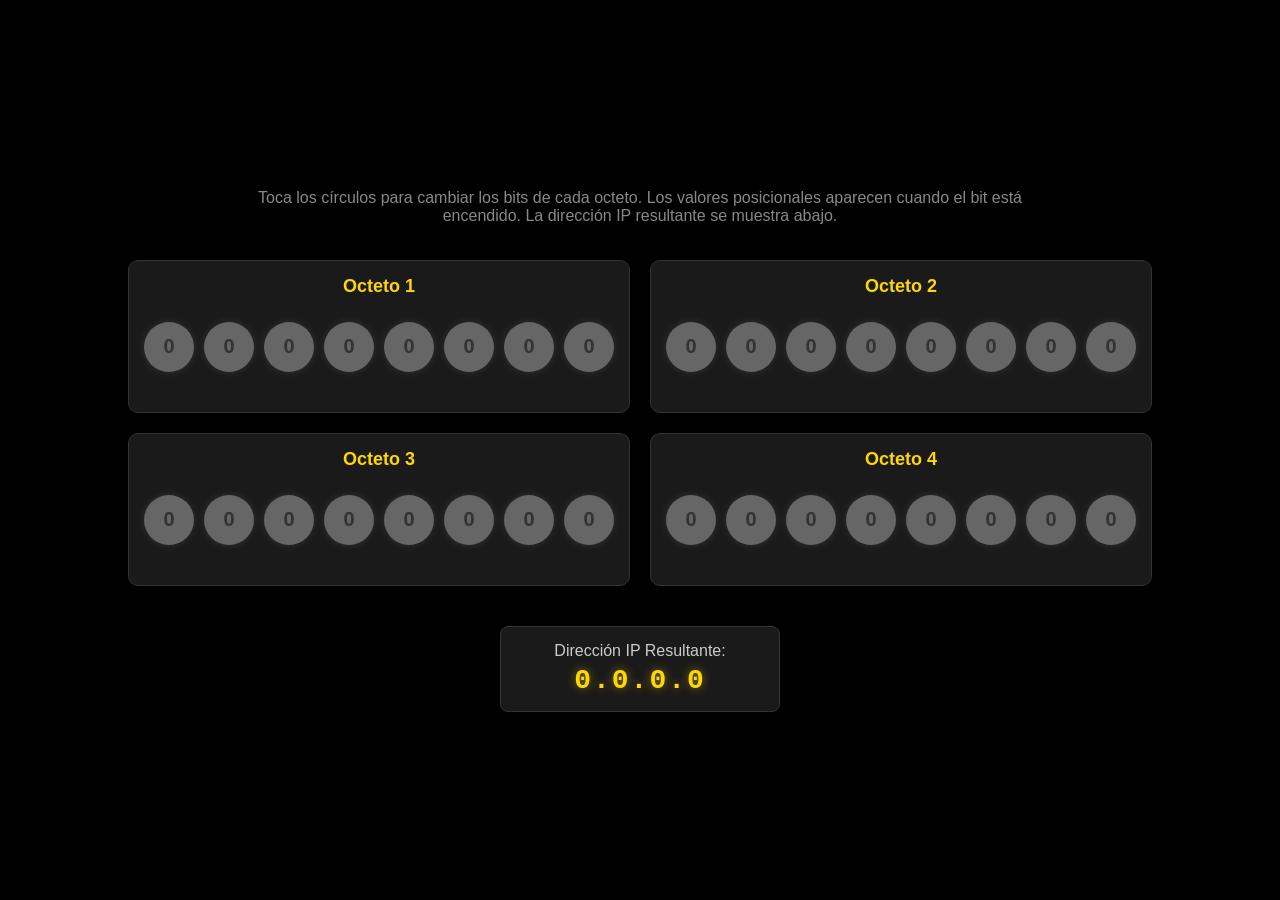
<file: ip.html>
<!DOCTYPE html>
<html lang="es">
<head>
    <meta charset="UTF-8">
    <meta name="viewport" content="width=device-width, initial-scale=1.0">
    <title>Juego Binario - Dirección IP</title>
    <style>
        /* Reset and general body styles */
        * { margin: 0; padding: 0; box-sizing: border-box; }
        body {
            background-color: #000000;
            min-height: 100vh;
            display: flex;
            flex-direction: column;
            justify-content: center;
            align-items: center;
            font-family: 'Arial', sans-serif;
            color: white;
            padding: 20px;
            overflow-x: hidden; /* Allow vertical scroll if content overflows */
        }

        /* Game container */
        .game-container {
            display: flex;
            flex-direction: column;
            align-items: center;
            gap: 20px;
            max-width: 100%;
            width: 100%;
        }

        /* Instruction text */
        .instruction {
            font-size: 16px;
            color: #888888;
            text-align: center;
            margin-bottom: 15px;
            max-width: 800px;
        }

        /* IP Container to hold all octets */
        .ip-container {
            display: flex;
            flex-wrap: wrap;
            justify-content: center;
            gap: 20px;
            width: 100%;
        }

        /* Container for each octet */
        .octet-container {
            display: flex;
            flex-direction: column;
            align-items: center;
            gap: 15px;
            padding: 15px;
            border: 1px solid #333;
            border-radius: 10px;
            background-color: #1a1a1a;
            min-width: 280px; /* Adjusted min-width */
        }
        
        .octet-title {
            font-size: 18px;
            color: #FFD700;
            margin-bottom: 10px;
        }

        /* Bits container */
        .bits-container {
            display: flex;
            gap: 10px;
            align-items: center;
            justify-content: center;
            flex-wrap: wrap; /* Allow bits to wrap if not enough space */
        }

        /* Bit styles */
        .bit-wrapper { 
            display: flex;
            flex-direction: column;
            align-items: center;
            position: relative;
            margin-bottom: 25px; 
        }
        .bit {
            width: 50px; 
            height: 50px;
            border-radius: 50%;
            background-color: #666666;
            cursor: pointer;
            transition: all 0.3s ease;
            box-shadow: 0 0 10px rgba(255, 255, 255, 0.1);
            user-select: none; -webkit-user-select: none; -moz-user-select: none; -ms-user-select: none;
            border: none; outline: none;
            display: flex;
            align-items: center;
            justify-content: center;
            position: relative; /* Added for .bit-label positioning */
        }
        .bit:hover { transform: scale(1.05); }
        .bit:active { transform: scale(0.95); }
        .bit.on {
            background-color: #FFD700;
            box-shadow: 0 0 20px rgba(255, 215, 0, 0.6);
        }
        .bit.on:hover { background-color: #FFED4E; }

        .bit-value {
            font-size: 20px;
            font-weight: bold;
            color: #333333;
            transition: all 0.3s ease;
        }
        .bit.on .bit-value { color: #1a1a1a; }

        .bit-label {
            position: absolute;
            bottom: -20px; 
            font-size: 12px;
            font-weight: bold;
            color: #FFD700;
            opacity: 0;
            transform: translateY(5px);
            transition: all 0.3s ease;
            white-space: nowrap;
        }
        .bit.on .bit-label {
            opacity: 1;
            transform: translateY(0);
        }

        /* Result container and IP display */
        .result-container {
            text-align: center;
            margin-top: 20px;
            padding: 15px;
            background-color: #1a1a1a;
            border-radius: 8px;
            border: 1px solid #333;
            min-width: 280px;
        }
        .ip-display-label {
            font-size: 16px;
            color: #CCCCCC;
            margin-bottom: 5px;
        }
        .ip-display {
            font-size: 28px;
            font-weight: bold;
            color: #FFD700;
            text-shadow: 0 0 10px rgba(255, 215, 0, 0.5);
            font-family: 'Courier New', monospace;
            letter-spacing: 2px;
            word-break: break-all; /* Ensure IP doesn't overflow container */
        }

        /* Responsive design */
        @media (max-width: 1200px) { /* Wider breakpoint for 4 octets side-by-side */
            .ip-container {
                /* flex-direction: column; Stack if needed, but try to keep side-by-side longer */
                /* align-items: center; */
            }
            .octet-container {
                 min-width: 260px; /* Slightly smaller min-width */
            }
        }
        @media (max-width: 768px) {
            .ip-container {
                flex-direction: column; /* Stack octets vertically */
                align-items: center;
            }
            .octet-container {
                width: 90%; 
                max-width: 450px;
                min-width: unset;
            }
            .bit { width: 40px; height: 40px; }
            .bit-value { font-size: 18px; }
            .bit-label { font-size: 10px; bottom: -18px; }
            .bits-container { gap: 8px; }
            .ip-display { font-size: 22px; }
            .octet-title { font-size: 16px; }
            .instruction { font-size: 14px; }
        }
        @media (max-width: 480px) {
            .bit { width: 35px; height: 35px; }
            .bit-value { font-size: 16px; }
            .bits-container { gap: 5px; }
            .bit-wrapper { margin-bottom: 20px; }
            .octet-container { padding: 10px; }
             .result-container {
                width: 90%;
                max-width: 450px;
            }
        }
        @media (hover: none) and (pointer: coarse) {
            .bit:hover { transform: none; }
        }
    </style>
</head>
<body>
    <div class="game-container">
        <div class="instruction">
            Toca los círculos para cambiar los bits de cada octeto. Los valores posicionales aparecen cuando el bit está encendido.
            La dirección IP resultante se muestra abajo.
        </div>

        <div class="ip-container">
            <!-- Octets will be generated by JavaScript -->
        </div>

        <div class="result-container">
            <div class="ip-display-label">Dirección IP Resultante:</div>
            <div class="ip-display">0.0.0.0</div>
        </div>
    </div>

    <script>
        const ipContainer = document.querySelector('.ip-container');
        const ipDisplayElement = document.querySelector('.ip-display');
        const numOctets = 4;
        const bitsPerOctet = 8;
        const octetValues = [128, 64, 32, 16, 8, 4, 2, 1];

        let octetsState = Array(numOctets).fill(null).map(() => Array(bitsPerOctet).fill(0));

        function createOctetHTML(octetIndex) {
            const octetDiv = document.createElement('div');
            octetDiv.classList.add('octet-container');
            
            const title = document.createElement('h3');
            title.classList.add('octet-title');
            title.textContent = `Octeto ${octetIndex + 1}`;
            octetDiv.appendChild(title);

            const bitsDiv = document.createElement('div');
            bitsDiv.classList.add('bits-container');

            for (let i = 0; i < bitsPerOctet; i++) {
                const bitWrapper = document.createElement('div');
                bitWrapper.classList.add('bit-wrapper');

                const bitElement = document.createElement('div');
                bitElement.classList.add('bit');
                bitElement.dataset.octet = octetIndex;
                bitElement.dataset.position = i; 

                const bitValueSpan = document.createElement('span');
                bitValueSpan.classList.add('bit-value');
                bitValueSpan.textContent = '0';
                bitElement.appendChild(bitValueSpan);

                const bitLabelSpan = document.createElement('span');
                bitLabelSpan.classList.add('bit-label');
                bitLabelSpan.textContent = octetValues[i];
                
                bitElement.appendChild(bitLabelSpan); // Make label a child of bit
                bitWrapper.appendChild(bitElement);
                bitsDiv.appendChild(bitWrapper);

                const handleToggle = () => {
                    toggleBit(bitElement, octetIndex, i);
                };
                bitElement.addEventListener('click', handleToggle);
                bitElement.addEventListener('touchstart', (e) => {
                    e.preventDefault(); 
                    handleToggle();
                }, { passive: false });
            }
            octetDiv.appendChild(bitsDiv);
            return octetDiv;
        }

        function toggleBit(bitElement, octetIndex, bitPosition) {
            octetsState[octetIndex][bitPosition] = octetsState[octetIndex][bitPosition] === 0 ? 1 : 0;
            bitElement.classList.toggle('on');
            bitElement.querySelector('.bit-value').textContent = octetsState[octetIndex][bitPosition];
            updateIpDisplay();
        }

        function updateIpDisplay() {
            const ipParts = octetsState.map(octet => {
                let decimalValue = 0;
                for (let i = 0; i < bitsPerOctet; i++) {
                    if (octet[i] === 1) {
                        decimalValue += octetValues[i];
                    }
                }
                return decimalValue;
            });
            ipDisplayElement.textContent = ipParts.join('.');
        }

        for (let i = 0; i < numOctets; i++) {
            ipContainer.appendChild(createOctetHTML(i));
        }

        updateIpDisplay();
    </script>
</body>
</html>
</file>
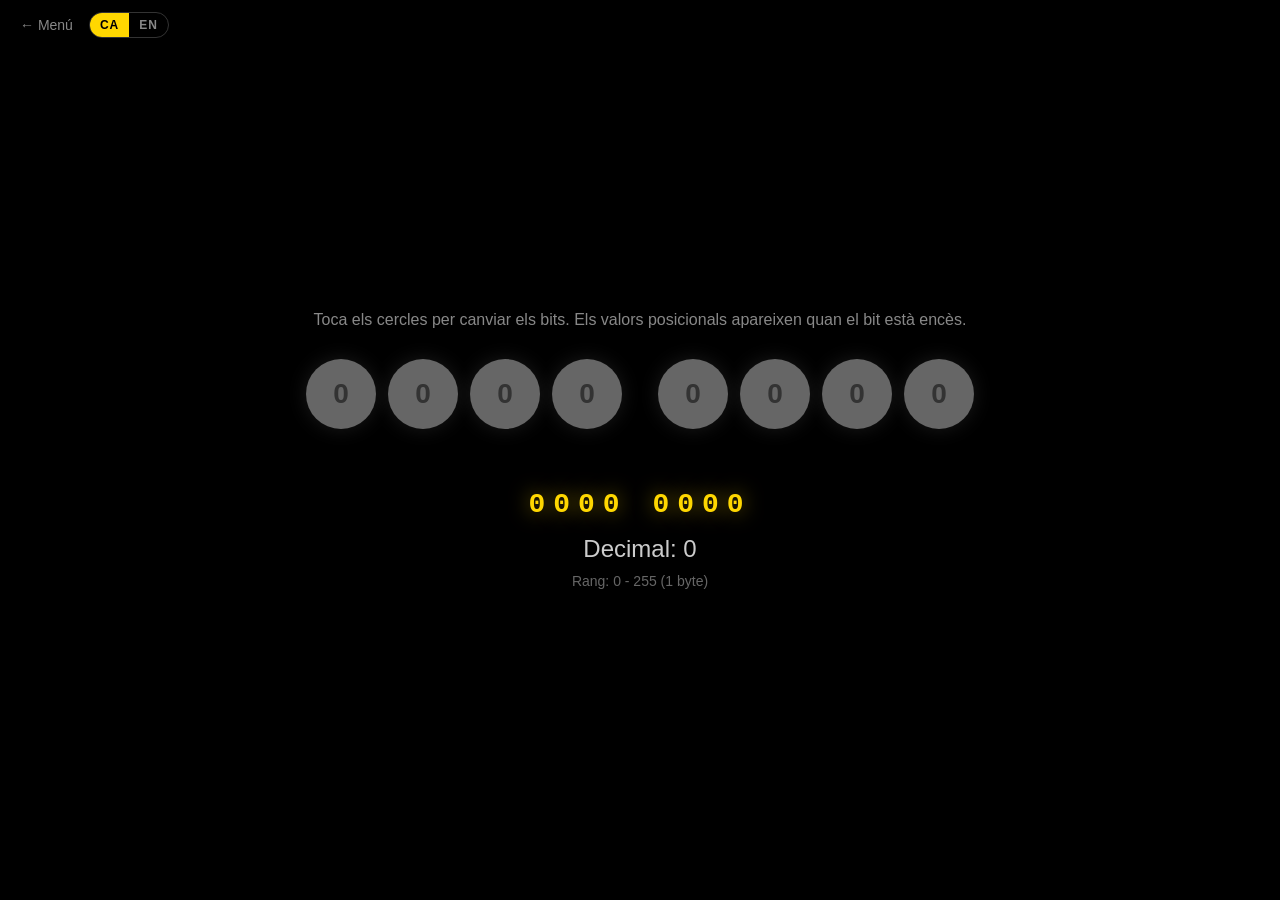
<file: web/bits.html>
<!DOCTYPE html>
<html lang="ca">
<head>
    <meta charset="UTF-8">
    <meta name="viewport" content="width=device-width, initial-scale=1.0">
    <title data-i18n="bits.title">Joc Binari - 8 bits</title>
    <link rel="stylesheet" href="css/style.css">
    <style>
        .game-container {
            display: flex;
            flex-direction: column;
            align-items: center;
            gap: 30px;
            max-width: 100%;
        }

        .binary-display {
            font-size: 28px;
            letter-spacing: 8px;
            margin-bottom: 15px;
        }

        .decimal-display {
            font-size: 24px;
            color: #CCCCCC;
            text-align: center;
        }

        .range-info {
            font-size: 14px;
            color: var(--bit-off);
            margin-top: 10px;
            text-align: center;
        }
    </style>
</head>
<body>
    <nav class="topbar">
        <a class="home-link" href="index.html" data-i18n="nav.menu">← Menú</a>
        <div class="lang-switch" role="group" aria-label="Idioma / Language">
            <button type="button" data-lang="ca">CA</button>
            <button type="button" data-lang="en">EN</button>
        </div>
    </nav>

    <main class="game-container">
        <p class="instruction" data-i18n="bits.instruction">Toca els cercles per canviar els bits. Els valors posicionals apareixen quan el bit està encès.</p>

        <div class="bits-container" id="bitsContainer"></div>

        <div>
            <div class="binary-display" id="binaryDisplay">0000 0000</div>
            <div class="decimal-display"><span data-i18n="bits.decimal">Decimal:</span> <span id="decimalValue">0</span></div>
            <div class="range-info" data-i18n="bits.range">Rang: 0 - 255 (1 byte)</div>
        </div>
    </main>

    <script src="js/i18n.js"></script>
    <script src="js/bits.js"></script>
    <script>
        const binaryDisplay = document.getElementById('binaryDisplay');
        const decimalValue = document.getElementById('decimalValue');

        const byte = createBitRow(document.getElementById('bitsContainer'), 8, (value, binary) => {
            binaryDisplay.textContent = groupNibbles(binary);
            decimalValue.textContent = value;
        });
    </script>
</body>
</html>
</file>
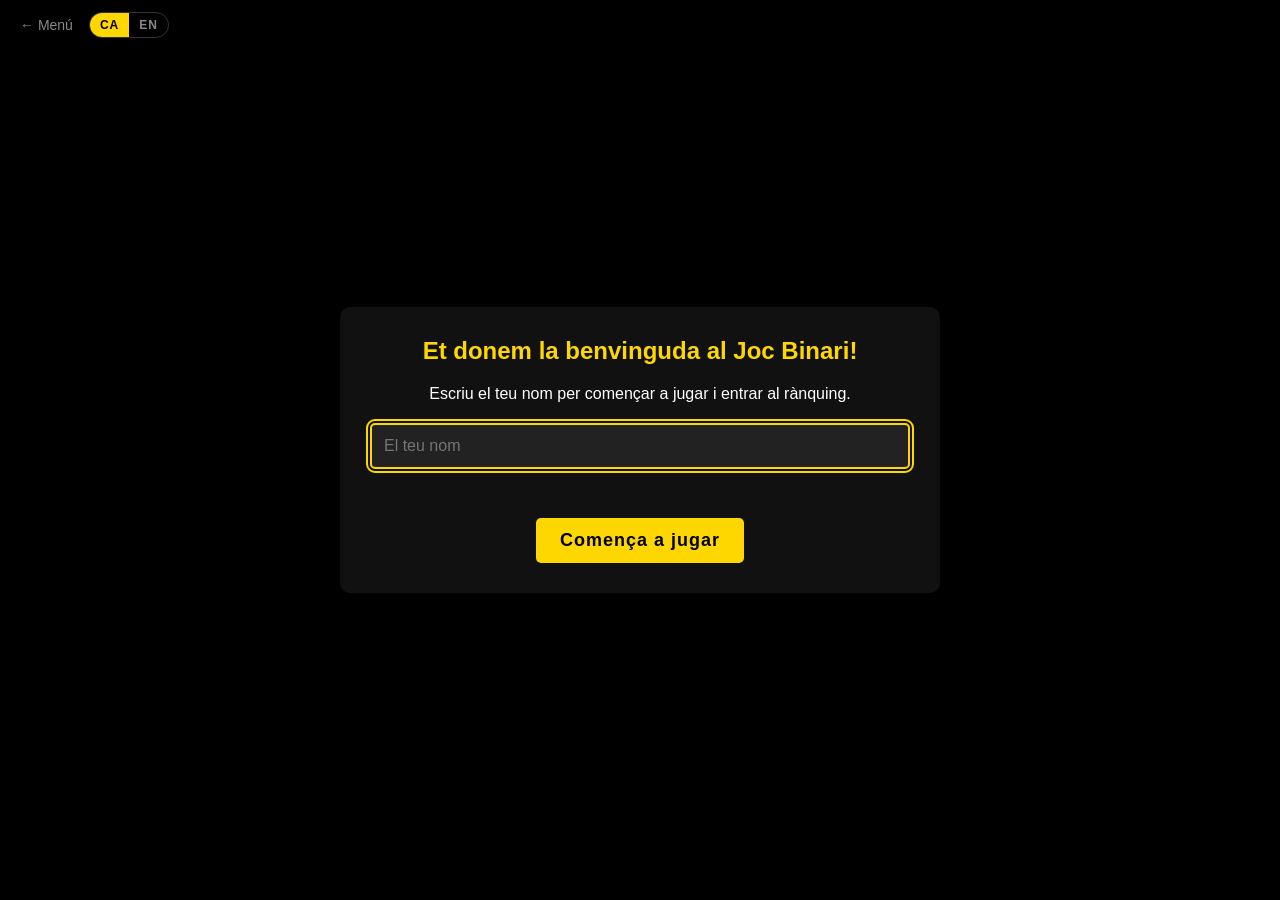
<file: web/game.html>
<!DOCTYPE html>
<html lang="ca">
<head>
    <meta charset="UTF-8">
    <meta name="viewport" content="width=device-width, initial-scale=1.0">
    <title data-i18n="game.title">Joc Binari - Repte contrarellotge</title>
    <link rel="stylesheet" href="css/style.css">
    <style>
        .game-container {
            display: flex;
            flex-direction: column;
            align-items: center;
            gap: 20px;
            width: 100%;
            max-width: 800px;
        }

        /* Panel de información superior */
        .info-panel {
            display: flex;
            justify-content: space-around;
            align-items: center;
            width: 100%;
            max-width: 680px;
            background-color: var(--panel);
            padding: 15px 20px;
            border-radius: 10px;
            box-shadow: 0 0 20px rgba(255, 255, 255, 0.1);
        }

        .info-panel > div {
            text-align: center;
        }

        .info-panel h3 {
            font-size: 14px;
            color: var(--muted);
            margin-bottom: 5px;
        }

        .level-value { font-size: 24px; font-weight: bold; color: var(--purple); text-shadow: 0 0 10px rgba(155, 89, 182, 0.5); }
        .score-value { font-size: 28px; font-weight: bold; color: var(--gold); text-shadow: 0 0 10px rgba(255, 215, 0, 0.5); }
        .timer-value { font-size: 28px; font-weight: bold; color: var(--red); text-shadow: 0 0 10px rgba(255, 107, 107, 0.5); }
        .target-value { font-size: 36px; font-weight: bold; color: var(--teal); text-shadow: 0 0 15px rgba(78, 205, 196, 0.5); }

        .timer-value.warning {
            color: #FF4757;
            animation: pulse 1s infinite;
        }

        @keyframes pulse {
            0%, 100% { opacity: 1; }
            50% { opacity: 0.5; }
        }

        .action-buttons {
            display: flex;
            gap: 15px;
            margin-top: 10px;
        }

        .shortcuts {
            font-size: 12px;
            color: #555;
            text-align: center;
        }

        /* Feedback visual */
        .feedback {
            position: fixed;
            top: 50%;
            left: 50%;
            transform: translate(-50%, -50%);
            font-size: 48px;
            font-weight: bold;
            opacity: 0;
            pointer-events: none;
            transition: all 0.5s ease;
            z-index: 1000;
            white-space: nowrap;
        }

        .feedback.correct { color: var(--teal); text-shadow: 0 0 30px rgba(78, 205, 196, 0.8); }
        .feedback.incorrect { color: var(--red); text-shadow: 0 0 30px rgba(255, 107, 107, 0.8); }
        .feedback.show { opacity: 1; transform: translate(-50%, -50%) scale(1.2); }

        /* Notificación de nivel */
        .level-up {
            position: fixed;
            top: 50%;
            left: 50%;
            transform: translate(-50%, -50%);
            background: linear-gradient(135deg, #9B59B6, #8E44AD);
            color: #fff;
            padding: 30px 40px;
            border-radius: 15px;
            text-align: center;
            box-shadow: 0 0 50px rgba(155, 89, 182, 0.8);
            opacity: 0;
            pointer-events: none;
            transition: all 0.5s ease;
            z-index: 1500;
        }

        .level-up.show { opacity: 1; transform: translate(-50%, -50%) scale(1.1); }
        .level-up h3 { font-size: 28px; margin-bottom: 10px; }
        .level-up p { font-size: 16px; opacity: 0.9; }

        /* Ranking lateral */
        .toggle-ranking {
            position: fixed;
            top: 20px;
            right: 20px;
            background-color: var(--gold);
            color: #000;
            border: none;
            border-radius: 50%;
            width: 50px;
            height: 50px;
            font-size: 24px;
            cursor: pointer;
            z-index: 101;
            box-shadow: 0 0 10px rgba(0, 0, 0, 0.5);
        }

        .ranking-panel {
            position: fixed;
            top: 80px;
            right: 20px;
            background-color: rgba(17, 17, 17, 0.95);
            border: 1px solid var(--border);
            border-radius: 10px;
            padding: 15px;
            width: min(300px, calc(100% - 40px));
            max-height: 60vh;
            overflow-y: auto;
            z-index: 100;
            box-shadow: 0 0 20px rgba(0, 0, 0, 0.5);
        }

        .ranking-panel h3 {
            color: var(--gold);
            margin-bottom: 10px;
            text-align: center;
        }

        @media (max-width: 768px) {
            .info-panel { flex-wrap: wrap; gap: 15px; margin-top: 60px; }
            .info-panel > div { flex: 1; min-width: 120px; }
            .target-value { font-size: 28px; }
            .action-buttons { flex-direction: column; width: 100%; max-width: 300px; }
            .shortcuts { display: none; }
            .feedback { font-size: 34px; }
        }
    </style>
</head>
<body>
    <nav class="topbar">
        <a class="home-link" href="index.html" data-i18n="nav.menu">← Menú</a>
        <div class="lang-switch" role="group" aria-label="Idioma / Language">
            <button type="button" data-lang="ca">CA</button>
            <button type="button" data-lang="en">EN</button>
        </div>
    </nav>

    <!-- Pantalla de inicio para el nombre del jugador -->
    <div class="modal" id="playerSetup">
        <form class="modal-content" id="setupForm" novalidate>
            <h2 data-i18n="game.welcome">Et donem la benvinguda al Joc Binari!</h2>
            <p data-i18n="game.intro">Escriu el teu nom per començar a jugar i entrar al rànquing.</p>
            <input type="text" id="playerName" placeholder="El teu nom" data-i18n-attr="placeholder:game.namePlaceholder" maxlength="20" autocomplete="nickname" autofocus>
            <div class="error-text" id="nameError"></div>
            <button type="submit" class="btn btn-primary" data-i18n="game.start">Comença a jugar</button>
        </form>
    </div>

    <!-- Ranking lateral -->
    <button class="toggle-ranking" id="toggleRankingBtn" aria-label="Mostra el rànquing" data-i18n-attr="aria-label:game.showRanking" hidden>🏆</button>
    <aside class="ranking-panel" id="rankingPanel" hidden>
        <h3 data-i18n="game.ranking">🏆 Rànquing</h3>
        <div id="rankingTable"></div>
    </aside>

    <main class="game-container" id="gameContainer" hidden>
        <div class="info-panel">
            <div>
                <h3 data-i18n="game.level">NIVELL</h3>
                <div class="level-value" id="levelValue">1</div>
            </div>
            <div>
                <h3 data-i18n="game.points">PUNTS</h3>
                <div class="score-value" id="scoreValue">0</div>
            </div>
            <div>
                <h3 data-i18n="game.target">CONVERTEIX A BINARI</h3>
                <div class="target-value" id="targetNumber">0</div>
            </div>
            <div>
                <h3 data-i18n="game.time">TEMPS</h3>
                <div class="timer-value" id="timerValue">180</div>
            </div>
        </div>

        <div class="bits-container" id="bitsContainer"></div>

        <div class="binary-display" id="binaryDisplay">0000</div>

        <div class="action-buttons">
            <button class="btn btn-reset" id="resetBtn" data-i18n="game.reset">Reinicia</button>
            <button class="btn btn-check" id="checkBtn" data-i18n="game.check">Verifica</button>
            <button class="btn btn-skip" id="skipBtn" data-i18n="game.skip">Salta (-1)</button>
        </div>
        <p class="shortcuts" data-i18n="game.shortcuts">Dreceres: Enter / Espai = verificar · Esc = saltar</p>
    </main>

    <div class="feedback" id="feedback" aria-live="polite"></div>

    <div class="level-up" id="levelUp">
        <h3 data-i18n="game.levelUp">NIVELL COMPLETAT!</h3>
        <p data-i18n="game.newBit">Nou bit desbloquejat</p>
    </div>

    <!-- Fin de partida -->
    <div class="modal" id="gameOver" hidden>
        <div class="modal-content">
            <h2 data-i18n="game.over">Fi de la partida!</h2>
            <p id="finalScore" style="font-size: 24px;"></p>
            <div class="ranking-box">
                <h3 data-i18n="game.rankingBox">🏆 Rànquing 🏆</h3>
                <div id="endGameRankingTable"></div>
            </div>
            <div class="modal-actions">
                <button class="btn btn-primary" id="newGameBtn" data-i18n="game.playAgain">Torna a jugar</button>
                <button class="btn btn-secondary" id="backToMenuBtn" data-i18n="game.changePlayer">Canvia de jugador</button>
            </div>
        </div>
    </div>

    <script src="js/i18n.js"></script>
    <script src="js/bits.js"></script>
    <script src="js/ranking.js"></script>
    <script src="js/game.js"></script>
</body>
</html>
</file>
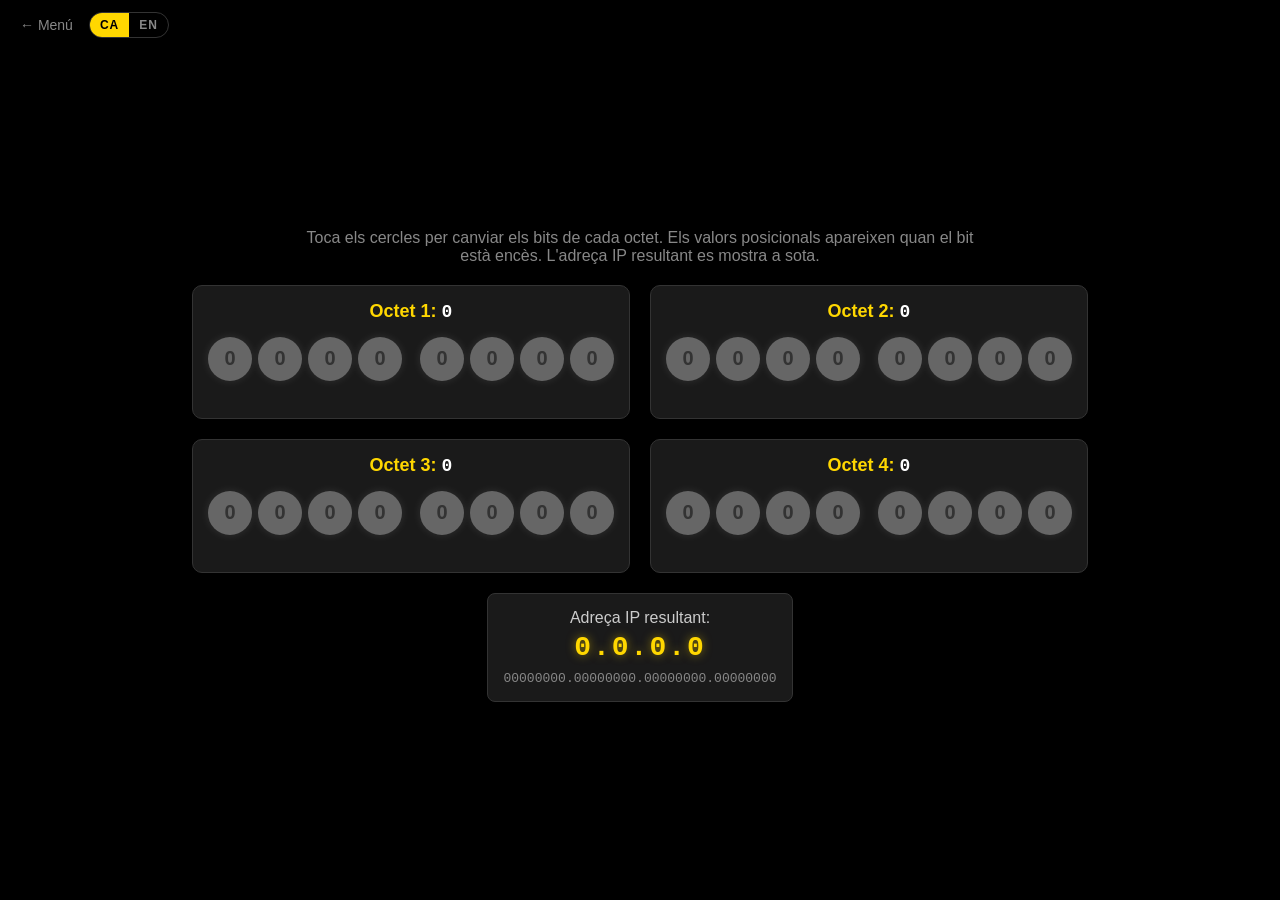
<file: web/ip.html>
<!DOCTYPE html>
<html lang="ca">
<head>
    <meta charset="UTF-8">
    <meta name="viewport" content="width=device-width, initial-scale=1.0">
    <title data-i18n="ip.title">Joc Binari - Adreça IP</title>
    <link rel="stylesheet" href="css/style.css">
    <style>
        .game-container {
            display: flex;
            flex-direction: column;
            align-items: center;
            gap: 20px;
            width: 100%;
            padding-top: 30px;
        }

        .ip-container {
            display: flex;
            flex-wrap: wrap;
            justify-content: center;
            gap: 20px;
            width: 100%;
        }

        .octet-container {
            display: flex;
            flex-direction: column;
            align-items: center;
            gap: 15px;
            padding: 15px;
            border: 1px solid var(--border);
            border-radius: 10px;
            background-color: var(--panel-2);
            min-width: 280px;
        }

        .octet-title {
            font-size: 18px;
            color: var(--gold);
        }

        .octet-title .octet-value {
            color: var(--text);
            font-family: 'Courier New', monospace;
        }

        .octet-container .bits-container {
            --bit-gap: 6px;
            --nibble-gap: 18px;
            padding-bottom: 22px;
        }

        .octet-container .bit {
            width: 44px;
            height: 44px;
            box-shadow: 0 0 10px rgba(255, 255, 255, 0.1);
        }

        .octet-container .bit.on {
            box-shadow: 0 0 20px rgba(255, 215, 0, 0.6);
        }

        .octet-container .bit-value { font-size: 20px; }
        .octet-container .bit-label { bottom: -20px; font-size: 11px; }

        .result-container {
            text-align: center;
            padding: 15px;
            background-color: var(--panel-2);
            border-radius: 8px;
            border: 1px solid var(--border);
            min-width: 280px;
        }

        .ip-display-label {
            font-size: 16px;
            color: #CCCCCC;
            margin-bottom: 5px;
        }

        .ip-display {
            font-size: 28px;
            font-weight: bold;
            color: var(--gold);
            text-shadow: 0 0 10px rgba(255, 215, 0, 0.5);
            font-family: 'Courier New', monospace;
            letter-spacing: 2px;
            word-break: break-all;
        }

        .ip-binary {
            margin-top: 8px;
            font-family: 'Courier New', monospace;
            font-size: 13px;
            color: var(--muted);
            word-break: break-all;
        }

        @media (max-width: 768px) {
            .octet-container { width: 100%; max-width: 450px; min-width: unset; }
            .octet-container .bit { width: 34px; height: 34px; }
            .octet-container .bit-value { font-size: 16px; }
            .octet-container .bit-label { font-size: 10px; bottom: -18px; }
            .octet-container .bits-container { --bit-gap: 4px; --nibble-gap: 12px; }
            .ip-display { font-size: 22px; }
            .result-container { width: 100%; max-width: 450px; min-width: unset; }
        }

        @media (max-width: 520px) {
            .octet-container .bit { width: min(34px, calc((100vw - 112px) / 8)); }
        }
    </style>
</head>
<body>
    <nav class="topbar">
        <a class="home-link" href="index.html" data-i18n="nav.menu">← Menú</a>
        <div class="lang-switch" role="group" aria-label="Idioma / Language">
            <button type="button" data-lang="ca">CA</button>
            <button type="button" data-lang="en">EN</button>
        </div>
    </nav>

    <main class="game-container">
        <p class="instruction" data-i18n="ip.instruction">Toca els cercles per canviar els bits de cada octet. Els valors posicionals apareixen quan el bit està encès. L'adreça IP resultant es mostra a sota.</p>

        <div class="ip-container" id="ipContainer"></div>

        <div class="result-container">
            <div class="ip-display-label" data-i18n="ip.result">Adreça IP resultant:</div>
            <div class="ip-display" id="ipDisplay">0.0.0.0</div>
            <div class="ip-binary" id="ipBinary">00000000.00000000.00000000.00000000</div>
        </div>
    </main>

    <script src="js/i18n.js"></script>
    <script src="js/bits.js"></script>
    <script>
        const NUM_OCTETS = 4;
        const ipContainer = document.getElementById('ipContainer');
        const ipDisplay = document.getElementById('ipDisplay');
        const ipBinary = document.getElementById('ipBinary');

        const values = new Array(NUM_OCTETS).fill(0);
        const binaries = new Array(NUM_OCTETS).fill('00000000');

        function updateIpDisplay() {
            ipDisplay.textContent = values.join('.');
            ipBinary.textContent = binaries.join('.');
        }

        for (let i = 0; i < NUM_OCTETS; i++) {
            const octet = document.createElement('section');
            octet.className = 'octet-container';

            const title = document.createElement('h3');
            title.className = 'octet-title';
            const titleName = document.createElement('span');
            const titleValue = document.createElement('span');
            titleValue.className = 'octet-value';
            titleValue.textContent = '0';
            title.append(titleName, ' ', titleValue);
            const renderTitle = () => { titleName.textContent = I18n.t('ip.octet', { n: i + 1 }); };
            renderTitle();
            I18n.onChange(renderTitle);

            const bitsDiv = document.createElement('div');
            bitsDiv.className = 'bits-container';

            octet.append(title, bitsDiv);
            ipContainer.appendChild(octet);

            createBitRow(bitsDiv, 8, (value, binary) => {
                values[i] = value;
                binaries[i] = binary;
                titleValue.textContent = value;
                updateIpDisplay();
            });
        }
    </script>
</body>
</html>
</file>
<file: web/css/style.css>
/* Estilos compartidos por todas las páginas de Juego Binario */

:root {
    color-scheme: dark;
    --bg: #000000;
    --panel: #111111;
    --panel-2: #1a1a1a;
    --border: #333333;
    --text: #ffffff;
    --muted: #888888;
    --gold: #FFD700;
    --gold-light: #FFED4E;
    --teal: #4ECDC4;
    --red: #FF6B6B;
    --purple: #9B59B6;
    --grey: #95A5A6;
    --bit-off: #666666;
}

* {
    margin: 0;
    padding: 0;
    box-sizing: border-box;
}

body {
    background-color: var(--bg);
    color: var(--text);
    min-height: 100vh;
    display: flex;
    flex-direction: column;
    justify-content: center;
    align-items: center;
    font-family: Arial, Helvetica, sans-serif;
    overflow-x: hidden;
    touch-action: manipulation; /* evita el zoom por doble toque sin bloquear los clics */
    padding: 20px;
}

[hidden] {
    display: none !important;
}

a {
    color: var(--gold);
}

/* Barra superior: enllaç al menú i selector d'idioma */
.topbar {
    position: fixed;
    top: calc(12px + env(safe-area-inset-top, 0px));
    left: 20px;
    display: flex;
    align-items: center;
    gap: 16px;
    z-index: 2100; /* por encima de los modales, para poder cambiar de idioma en cualquier pantalla */
}

.home-link {
    color: var(--muted);
    text-decoration: none;
    font-size: 14px;
}

.home-link:hover,
.home-link:focus-visible {
    color: var(--gold);
}

.lang-switch {
    display: flex;
    border: 1px solid var(--border);
    border-radius: 999px;
    overflow: hidden;
}

.lang-switch button {
    background: transparent;
    color: var(--muted);
    border: none;
    padding: 5px 10px;
    font-size: 12px;
    font-weight: bold;
    letter-spacing: 1px;
    cursor: pointer;
}

.lang-switch button:hover {
    color: var(--text);
}

.lang-switch button[aria-pressed="true"] {
    background-color: var(--gold);
    color: #000;
}

button:focus-visible,
a:focus-visible,
input:focus-visible {
    outline: 2px solid var(--gold);
    outline-offset: 2px;
}

.instruction {
    font-size: 16px;
    color: var(--muted);
    text-align: center;
    max-width: 700px;
}

/* ---------- Bits ---------- */

.bits-container {
    --bit-gap: 12px;     /* entre bits de un mismo nibble */
    --nibble-gap: 36px;  /* entre nibbles: "0101 1010" */
    display: flex;
    gap: var(--nibble-gap);
    align-items: center;
    flex-wrap: wrap;
    justify-content: center;
    padding-bottom: 30px; /* espacio para las etiquetas */
}

.nibble {
    display: flex;
    gap: var(--bit-gap);
}

.bit {
    width: 70px;
    height: 70px;
    border-radius: 50%;
    background-color: var(--bit-off);
    cursor: pointer;
    transition: all 0.3s ease;
    box-shadow: 0 0 20px rgba(255, 255, 255, 0.1);
    user-select: none;
    -webkit-user-select: none;
    -webkit-tap-highlight-color: transparent;
    display: flex;
    align-items: center;
    justify-content: center;
    position: relative;
}

.bit:hover {
    transform: scale(1.05);
}

.bit:active {
    transform: scale(0.95);
}

.bit.on {
    background-color: var(--gold);
    box-shadow: 0 0 40px rgba(255, 215, 0, 0.6);
}

.bit.on:hover {
    background-color: var(--gold-light);
}

.bit.disabled {
    background-color: var(--border);
    cursor: not-allowed;
    opacity: 0.3;
    pointer-events: none;
}

.bit-value {
    font-size: 28px;
    font-weight: bold;
    color: #333333;
    transition: all 0.3s ease;
}

.bit.on .bit-value {
    color: #1a1a1a;
}

.bit-label {
    position: absolute;
    bottom: -25px;
    font-size: 12px;
    font-weight: bold;
    color: var(--gold);
    text-shadow: 0 0 10px rgba(255, 215, 0, 0.8);
    opacity: 0;
    transform: translateY(10px);
    transition: all 0.3s ease;
    white-space: nowrap;
}

.bit.on .bit-label {
    opacity: 1;
    transform: translateY(0);
}

.binary-display {
    font-size: 24px;
    font-weight: bold;
    color: var(--gold);
    text-shadow: 0 0 20px rgba(255, 215, 0, 0.5);
    font-family: 'Courier New', monospace;
    letter-spacing: 6px;
    text-align: center;
}

/* ---------- Botones ---------- */

.btn {
    padding: 12px 24px;
    border: none;
    border-radius: 25px;
    font-size: 16px;
    font-weight: bold;
    cursor: pointer;
    transition: all 0.3s ease;
    text-transform: uppercase;
    letter-spacing: 1px;
}

.btn:hover {
    transform: translateY(-2px);
}

.btn-check { background-color: var(--teal); color: #1a1a1a; box-shadow: 0 0 20px rgba(78, 205, 196, 0.3); }
.btn-check:hover { background-color: #45B7AF; }
.btn-skip { background-color: var(--red); color: #fff; box-shadow: 0 0 20px rgba(255, 107, 107, 0.3); }
.btn-skip:hover { background-color: #FF5252; }
.btn-reset { background-color: var(--grey); color: #fff; box-shadow: 0 0 20px rgba(149, 165, 166, 0.3); }
.btn-reset:hover { background-color: #7F8C8D; }
.btn-primary { background-color: var(--gold); color: #000; border-radius: 5px; font-size: 18px; text-transform: none; }
.btn-secondary { background-color: var(--border); color: #fff; border: 2px solid var(--gold); border-radius: 5px; font-size: 18px; text-transform: none; }

/* ---------- Modales ---------- */

.modal {
    position: fixed;
    inset: 0;
    background-color: rgba(0, 0, 0, 0.9);
    z-index: 2000;
    display: flex;
    justify-content: center;
    align-items: center;
    flex-direction: column;
    text-align: center;
    padding: 20px;
}

.modal-content {
    background-color: var(--panel);
    padding: 30px;
    border-radius: 10px;
    max-width: 600px;
    width: 90%;
    max-height: 90vh;
    overflow-y: auto;
}

.modal-content h2 {
    color: var(--gold);
    margin-bottom: 20px;
}

.modal-content p {
    margin-bottom: 20px;
}

.modal-content input {
    width: 100%;
    padding: 12px;
    margin-bottom: 20px;
    border: 2px solid var(--gold);
    border-radius: 5px;
    background-color: #222;
    color: #fff;
    font-size: 16px;
}

.modal-actions {
    display: flex;
    justify-content: center;
    gap: 20px;
    flex-wrap: wrap;
}

.error-text {
    color: var(--red);
    min-height: 1.2em;
    margin-bottom: 10px;
}

/* ---------- Ranking ---------- */

.ranking-table {
    width: 100%;
    border-collapse: collapse;
}

.ranking-table th {
    color: var(--gold);
    text-align: left;
    padding: 8px;
    border-bottom: 2px solid var(--gold);
}

.ranking-table td {
    padding: 8px;
    border-bottom: 1px solid #333;
    text-align: left;
}

.ranking-table .num {
    text-align: right;
}

.ranking-table tr.current td {
    color: var(--gold);
    font-weight: bold;
    background-color: rgba(255, 215, 0, 0.1);
}

.ranking-empty {
    color: #aaa;
    text-align: center;
}

.ranking-box {
    background-color: rgba(34, 34, 34, 0.8);
    border-radius: 10px;
    padding: 20px;
    margin-bottom: 30px;
}

.ranking-box h3 {
    color: var(--gold);
    margin-bottom: 15px;
}

.ranking-note {
    color: var(--muted);
    font-size: 12px;
    margin-top: 10px;
}

/* ---------- Responsive ---------- */

@media (max-width: 768px) {
    .bits-container { --bit-gap: 8px; --nibble-gap: 24px; }
    .bit { width: 55px; height: 55px; }
    .bit-value { font-size: 22px; }
    .binary-display { font-size: 18px; letter-spacing: 3px; }
}

/* En móvil los 8 bits siempre en una fila: el tamaño se ajusta al ancho de pantalla */
@media (max-width: 520px) {
    /* 8 bits + 6 huecos entre bits + 1 hueco entre nibbles + márgenes de página */
    .bits-container { --bit-gap: 5px; --nibble-gap: 18px; flex-wrap: nowrap; }
    .bit { width: min(55px, calc((100vw - 88px) / 8)); height: auto; aspect-ratio: 1; }
    .bit-value { font-size: 18px; }
    .bit-label { font-size: 10px; }
}

@media (hover: none) and (pointer: coarse) {
    .bit:hover { transform: none; }
    .bit:active { transform: scale(0.9); }
}

@media (prefers-reduced-motion: reduce) {
    *, *::before, *::after {
        transition: none !important;
        animation: none !important;
    }
}
</file>
